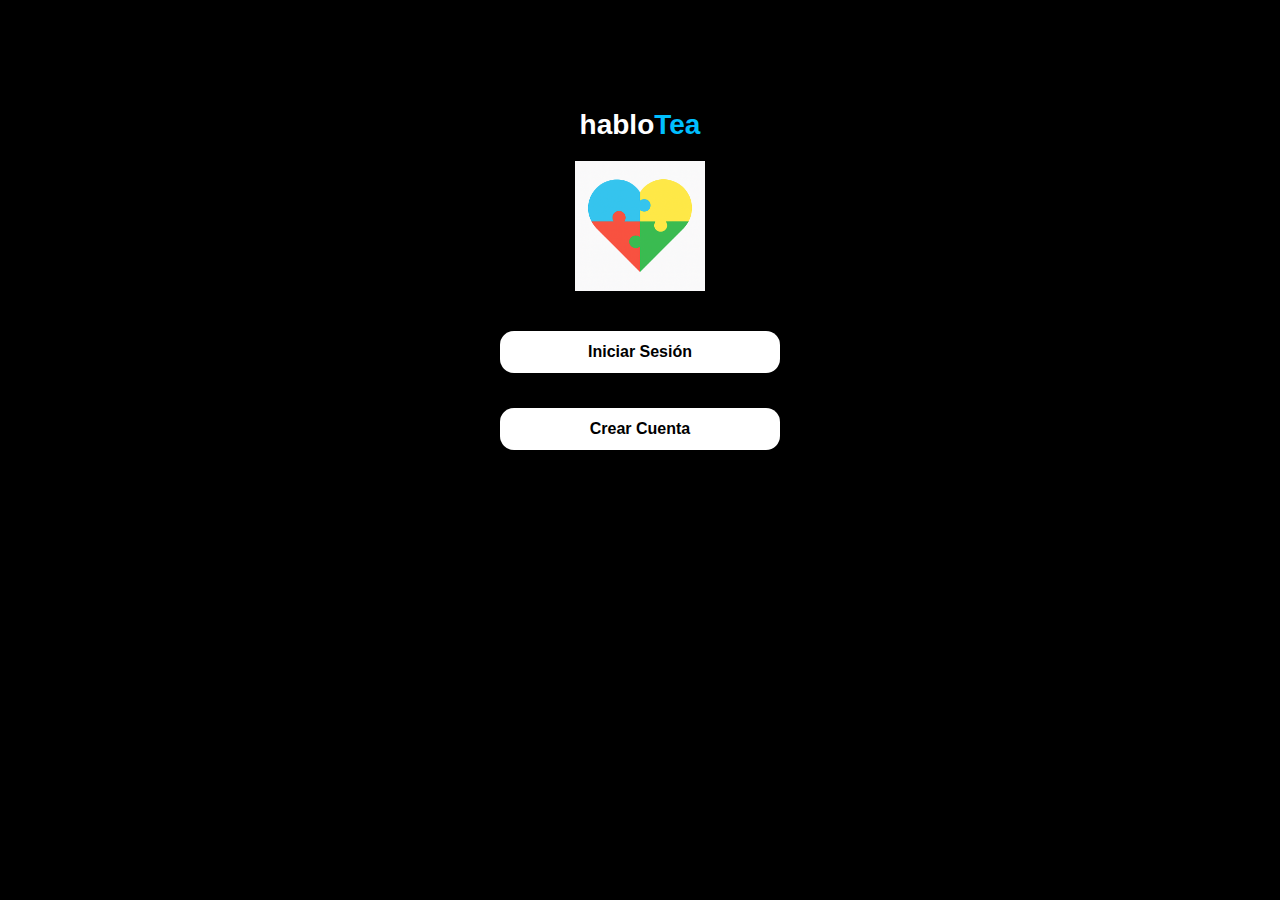
<file: index.html>
<!DOCTYPE html>
<html lang="es">
<head>
  <meta charset="UTF-8">
  <meta name="viewport" content="width=device-width, initial-scale=1.0">
  <title>TalenTea</title>
  <link rel="stylesheet" href="css/style.css">
</head>
<body class="inicio">
  <main class="container">
    <h1 class="logo-title">hablo<span class="blue-dot">Tea</span></h1>
<img src="img/corazon.png" alt="Corazón" class="heart-logo">
    <div class="botones">
      <a href="pages/login.html" class="btn">Iniciar Sesión</a>
      <a href="pages/register.html" class="btn">Crear Cuenta</a>
    </div>
  </main>
</body>
</html>
</file>
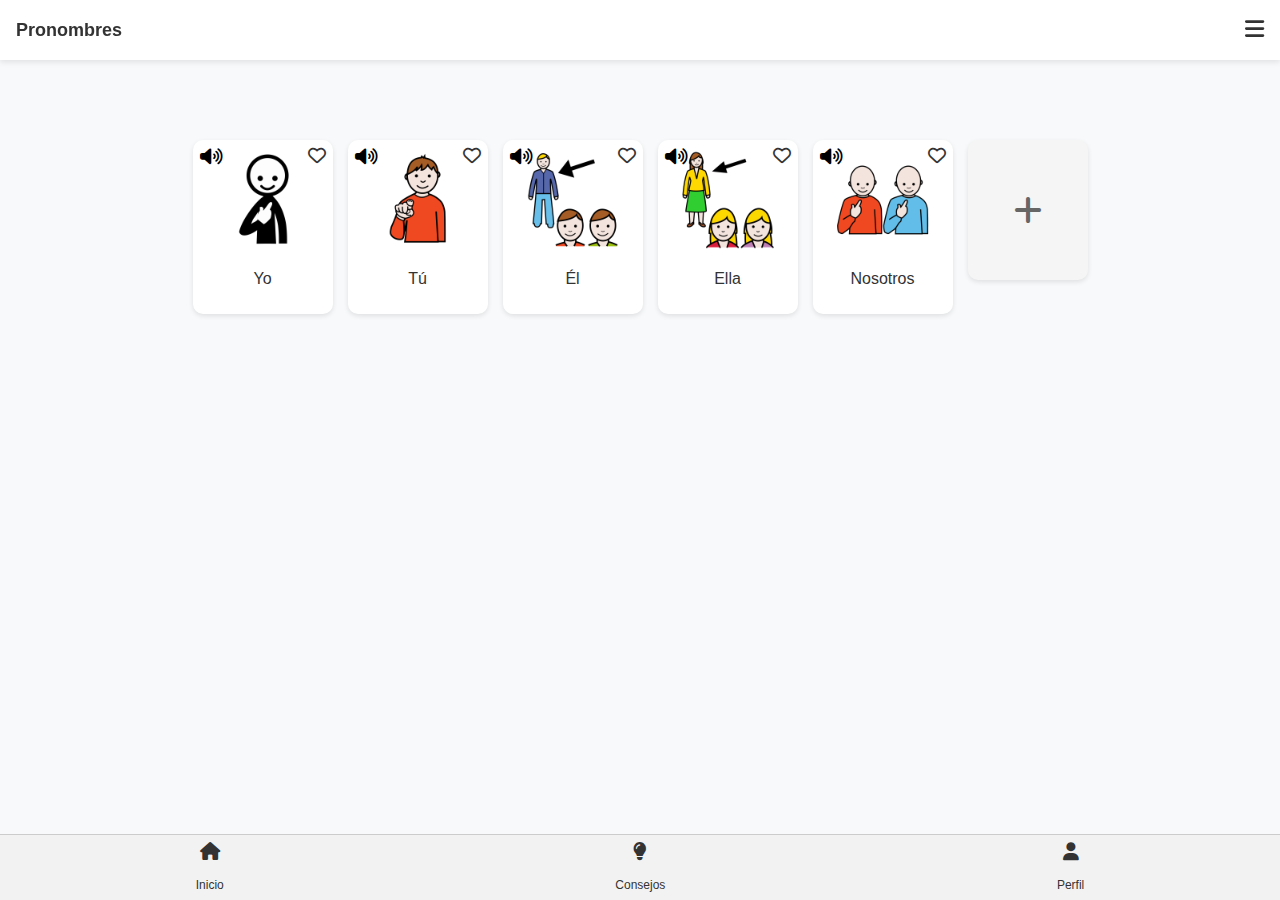
<file: pages/acciones.html>
<!DOCTYPE html>
<html lang="es">
<head>
  <meta charset="UTF-8" />
  <title>Pronombres - TalenTea</title>
  <meta name="viewport" content="width=device-width, initial-scale=1" />
  <link rel="stylesheet" href="../css/style.css" />
  <link
    rel="stylesheet"
    href="https://cdnjs.cloudflare.com/ajax/libs/font-awesome/6.4.0/css/all.min.css"
  />
  <style>
    /* Corazón rojo al marcar favorito */
    .favorito.fas { color: red; }

    /* Tarjeta “+” para añadir */
    .pictograma.add {
      cursor: pointer;
      display: flex;
      align-items: center;
      justify-content: center;
      background: #f5f5f5;
      border-radius: 10px;
      box-shadow: 0 2px 5px rgba(0,0,0,0.1);
      width: 120px;
      height: 140px;
      font-size: 2rem;
      color: #666;
      transition: background .2s;
    }
    .pictograma.add:hover { background: #e0e0e0; }
  </style>
</head>
<body>
  <!-- Topbar -->
  <div class="topbar">
    <h3>Pronombres</h3>
    <div class="menu-icon"><i class="fas fa-bars"></i></div>
  </div>

  <!-- Sidebar -->
  <div class="sidebar" id="sidebar">
    <ul class="sidebar-list">
      <li><a href="configuracion.html"><i class="fas fa-cog"></i> Configuración</a></li>
      <li><a href="favoritos.html"><i class="fas fa-star"></i> Favoritos</a></li>
      <li><a href="notificaciones.html"><i class="fas fa-bell"></i> Notificaciones</a></li>
      <li><a href="#"><i class="fas fa-lightbulb"></i> Guía rápida de uso</a></li>
    </ul>
    <div class="cerrar-sesion">
      <a href="#" id="cerrarSesionBtn"><i class="fas fa-sign-out-alt"></i> Cerrar sesión</a>
    </div>
  </div>

  <!-- Contenido -->
  <main class="container">
    <div id="pictogramas" class="pictogramas"></div>
  </main>

  <!-- Footer -->
  <footer class="footer-nav">
    <a href="menu.html"><i class="fas fa-home"></i><br />Inicio</a>
    <a href="consejos.html"><i class="fas fa-lightbulb"></i><br />Consejos</a>
    <a href="perfil.html"><i class="fas fa-user"></i><br />Perfil</a>
  </footer>

  <script>
    const sidebar   = document.getElementById('sidebar');
    const menuIcon  = document.querySelector('.menu-icon');
    const cerrarBtn = document.getElementById('cerrarSesionBtn');
    const container = document.getElementById('pictogramas');

    // Abrir/cerrar sidebar
    menuIcon.addEventListener('click', e => {
      e.stopPropagation();
      sidebar.classList.toggle('active');
    });
    document.addEventListener('click', e => {
      if (!sidebar.contains(e.target) && !menuIcon.contains(e.target)) {
        sidebar.classList.remove('active');
      }
    });

    // Cerrar sesión
    cerrarBtn.addEventListener('click', e => {
      e.preventDefault();
      if (confirm("¿Deseas cerrar sesión?")) {
        localStorage.removeItem("usuarioActivo");
        window.location.href = "login.html";
      }
    });

    // Carga inicial de pronombres
    document.addEventListener("DOMContentLoaded", () => {
      fetch("../js/data.json")
        .then(r => r.json())
        .then(data => {
          const originales = data.pictogramas.pronombres;
          const extras      = JSON.parse(localStorage.getItem('extrasPronombres')) || [];
          const all         = originales.concat(extras);
          all.forEach(renderPictograma);
          renderAddTile();
        });
    });

    // Render de cada pictograma
    function renderPictograma(item) {
      const div   = document.createElement("div");
      div.classList.add("pictograma");
      const usuario = JSON.parse(localStorage.getItem("usuarioActivo")) || {};
      const favs    = usuario.favoritos || [];
      const isFav   = favs.includes(item.id);
      const src     = item.imagenData || `../img/pictogramas/${item.imagen}`;
      div.innerHTML = `
        <div class="pic-box">
          <div class="pic-header">
            <button class="volumen" onclick="reproducirVoz('${item.nombre}')">
              <i class="fas fa-volume-up"></i>
            </button>
            <i class="favorito ${isFav ? 'fas' : 'far'} fa-heart"
               onclick="toggleFavorito(${item.id}, this)"></i>
          </div>
          <img src="${src}" alt="${item.nombre}" />
          <p>${item.nombre}</p>
        </div>
      `;
      container.appendChild(div);
    }

    // Tile “+” para añadir un nuevo pronombre
    function renderAddTile() {
      const div = document.createElement("div");
      div.classList.add("pictograma","add");
      div.innerHTML = `<i class="fas fa-plus"></i>`;
      const fileInput = document.createElement("input");
      fileInput.type = "file";
      fileInput.accept = "image/*";
      fileInput.style.display = "none";

      fileInput.addEventListener("change", e => {
        const file = e.target.files[0];
        if (!file) return;
        const reader = new FileReader();
        reader.onload = () => {
          const dataURL = reader.result;
          const nombre  = prompt("Nombre del nuevo pictograma:");
          if (!nombre) return;
          const nuevo = { id: Date.now(), nombre, imagenData: dataURL };
          const extras = JSON.parse(localStorage.getItem('extrasPronombres')) || [];
          extras.push(nuevo);
          localStorage.setItem('extrasPronombres', JSON.stringify(extras));
          renderPictograma(nuevo);
        };
        reader.readAsDataURL(file);
      });

      document.body.appendChild(fileInput);
      div.addEventListener('click', () => fileInput.click());
      container.appendChild(div);
    }

    // Marcar/desmarcar favorito
    function toggleFavorito(id, iconEl) {
      let usuario = JSON.parse(localStorage.getItem("usuarioActivo"));
      if (!usuario) return alert("Inicia sesión primero.");
      usuario.favoritos = usuario.favoritos || [];
      const idx = usuario.favoritos.indexOf(id);
      if (idx === -1) usuario.favoritos.push(id);
      else            usuario.favoritos.splice(idx,1);
      localStorage.setItem("usuarioActivo", JSON.stringify(usuario));
      iconEl.classList.toggle('fas');
      iconEl.classList.toggle('far');
    }

    // Reproducción de voz
    function reproducirVoz(texto) {
      const u = new SpeechSynthesisUtterance(texto);
      u.lang = "es-ES";
      u.rate = 0.9;
      speechSynthesis.speak(u);
    }
  </script>
</body>
</html>
</file>
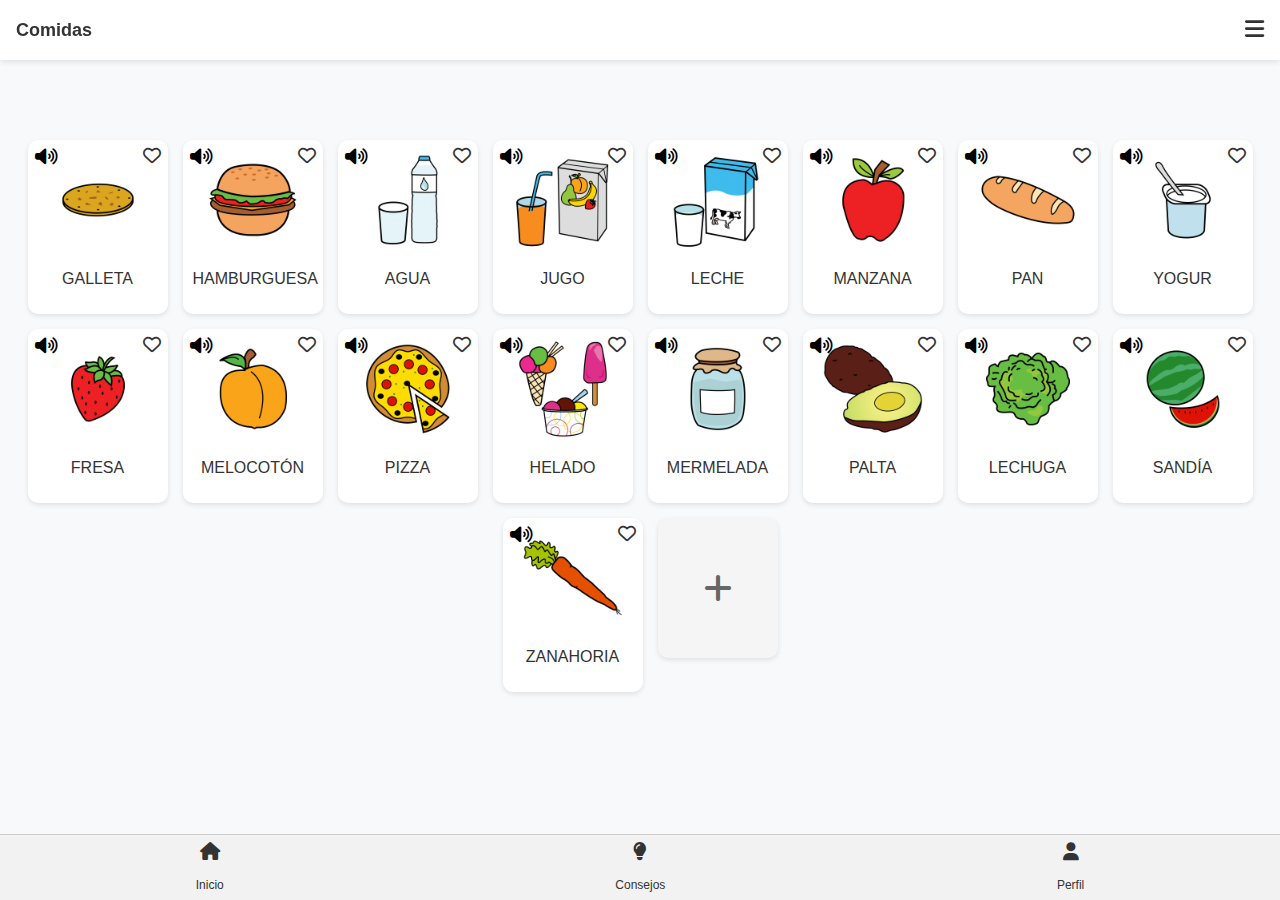
<file: pages/comidas.html>
<!DOCTYPE html>
<html lang="es">
<head>
  <meta charset="UTF-8" />
  <title>Comidas - TalenTea</title>
  <meta name="viewport" content="width=device-width, initial-scale=1" />
  <link rel="stylesheet" href="../css/style.css" />
  <link
    rel="stylesheet"
    href="https://cdnjs.cloudflare.com/ajax/libs/font-awesome/6.4.0/css/all.min.css"
  />
  <style>
    /* Corazón relleno en favoritos */
    .favorito.fas { color: red; }

    /* Tile “+” para añadir nuevos pictogramas */
    .pictograma.add {
      cursor: pointer;
      display: flex;
      align-items: center;
      justify-content: center;
      background: #f5f5f5;
      border-radius: 10px;
      box-shadow: 0 2px 5px rgba(0,0,0,0.1);
      width: 120px;
      height: 140px;
      font-size: 2rem;
      color: #666;
      transition: background .2s;
    }
    .pictograma.add:hover { background: #e0e0e0; }
  </style>
</head>
<body>
  <!-- Topbar -->
  <div class="topbar">
    <h3>Comidas</h3>
    <div class="menu-icon"><i class="fas fa-bars"></i></div>
  </div>

  <!-- Sidebar -->
  <div class="sidebar" id="sidebar">
    <ul class="sidebar-list">
      <li><a href="configuracion.html"><i class="fas fa-cog"></i> Configuración</a></li>
      <li><a href="favoritos.html"><i class="fas fa-star"></i> Favoritos</a></li>
      <li><a href="notificaciones.html"><i class="fas fa-bell"></i> Notificaciones</a></li>
      <li><a href="#"><i class="fas fa-lightbulb"></i> Guía rápida de uso</a></li>
    </ul>
    <div class="cerrar-sesion">
      <a href="#" id="cerrarSesionBtn"><i class="fas fa-sign-out-alt"></i> Cerrar sesión</a>
    </div>
  </div>

  <!-- Contenido -->
  <main class="container">
    <div id="pictogramas" class="pictogramas"></div>
  </main>

  <!-- Footer -->
  <footer class="footer-nav">
    <a href="menu.html"><i class="fas fa-home"></i><br />Inicio</a>
    <a href="consejos.html"><i class="fas fa-lightbulb"></i><br />Consejos</a>
    <a href="perfil.html"><i class="fas fa-user"></i><br />Perfil</a>
  </footer>

  <script>
    const sidebar   = document.getElementById('sidebar');
    const menuIcon  = document.querySelector('.menu-icon');
    const cerrarBtn = document.getElementById('cerrarSesionBtn');
    const container = document.getElementById('pictogramas');

    // Toggle sidebar
    menuIcon.addEventListener('click', e => {
      e.stopPropagation();
      sidebar.classList.toggle('active');
    });
    document.addEventListener('click', e => {
      if (!sidebar.contains(e.target) && !menuIcon.contains(e.target)) {
        sidebar.classList.remove('active');
      }
    });

    // Cerrar sesión
    cerrarBtn.addEventListener('click', e => {
      e.preventDefault();
      if (confirm("¿Deseas cerrar sesión?")) {
        localStorage.removeItem("usuarioActivo");
        window.location.href = "login.html";
      }
    });

    // Carga inicial de pictogramas de Comidas + extras
    document.addEventListener("DOMContentLoaded", () => {
      fetch("../js/data.json")
        .then(r => r.json())
        .then(data => {
          const originales = data.pictogramas.comidas;
          const extras      = JSON.parse(localStorage.getItem('extrasComidas')) || [];
          const todas       = originales.concat(extras);
          todas.forEach(renderPictograma);
          renderAddTile();
        });
    });

    // Muestra un pictograma
    function renderPictograma(item) {
      const div = document.createElement("div");
      div.classList.add("pictograma");
      const usuario = JSON.parse(localStorage.getItem("usuarioActivo")) || {};
      const favs    = usuario.favoritos || [];
      const isFav   = favs.includes(item.id);
      const src     = item.imagenData || `../img/pictogramas/${item.imagen}`;
      div.innerHTML = `
        <div class="pic-box">
          <div class="pic-header">
            <button class="volumen" onclick="reproducirVoz('${item.nombre}')">
              <i class="fas fa-volume-up"></i>
            </button>
            <i class="favorito ${isFav ? 'fas' : 'far'} fa-heart"
               onclick="toggleFavorito(${item.id}, this)"></i>
          </div>
          <img src="${src}" alt="${item.nombre}" />
          <p>${item.nombre}</p>
        </div>
      `;
      container.appendChild(div);
    }

    // Tile “+” para subir nuevo pictograma
    function renderAddTile() {
      const div = document.createElement("div");
      div.classList.add("pictograma","add");
      div.innerHTML = `<i class="fas fa-plus"></i>`;
      const fileInput = document.createElement("input");
      fileInput.type = "file";
      fileInput.accept = "image/*";
      fileInput.style.display = "none";
      fileInput.addEventListener("change", e => {
        const file = e.target.files[0];
        if (!file) return;
        const reader = new FileReader();
        reader.onload = () => {
          const dataURL = reader.result;
          const nombre = prompt("Nombre del nuevo pictograma:");
          if (!nombre) return;
          const nuevo = { id: Date.now(), nombre, imagenData: dataURL };
          const extras = JSON.parse(localStorage.getItem('extrasComidas')) || [];
          extras.push(nuevo);
          localStorage.setItem('extrasComidas', JSON.stringify(extras));
          renderPictograma(nuevo);
        };
        reader.readAsDataURL(file);
      });
      document.body.appendChild(fileInput);
      div.addEventListener('click', () => fileInput.click());
      container.appendChild(div);
    }

    // Marcar / desmarcar favorito y persistir en ambos objetos
    function toggleFavorito(id, iconEl) {
      // 1) Actualiza usuarioActivo
      let usuario = JSON.parse(localStorage.getItem("usuarioActivo"));
      if (!usuario) return alert("Inicia sesión primero.");
      usuario.favoritos = usuario.favoritos || [];
      const idx = usuario.favoritos.indexOf(id);
      if (idx === -1) usuario.favoritos.push(id);
      else            usuario.favoritos.splice(idx,1);
      localStorage.setItem("usuarioActivo", JSON.stringify(usuario));

      // 2) Actualiza el array global 'usuarios'
      const usuarios = JSON.parse(localStorage.getItem("usuarios")) || [];
      const uIdx = usuarios.findIndex(u => u.email === usuario.email);
      if (uIdx > -1) {
        usuarios[uIdx].favoritos = usuario.favoritos;
        localStorage.setItem("usuarios", JSON.stringify(usuarios));
      }

      // 3) Cambia el icono
      iconEl.classList.toggle('fas');
      iconEl.classList.toggle('far');
    }

    // Texto a voz
    function reproducirVoz(texto) {
      const u = new SpeechSynthesisUtterance(texto);
      u.lang = "es-ES";
      u.rate = 0.9;
      speechSynthesis.speak(u);
    }
  </script>
</body>
</html>
</file>
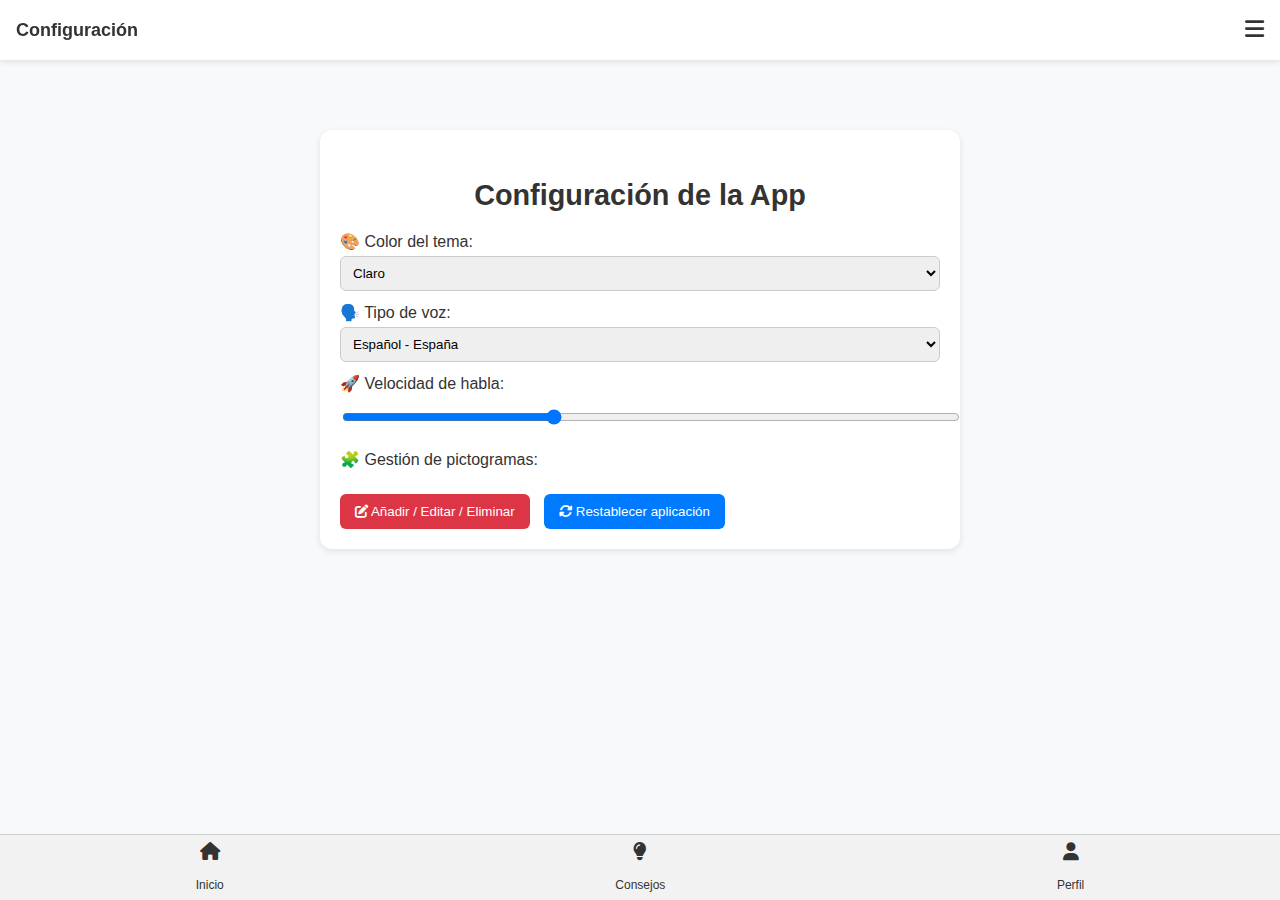
<file: pages/configuracion.html>
<!DOCTYPE html>
<html lang="es">
<head>
  <meta charset="UTF-8" />
  <title>Configuración - TalenTea</title>
  <meta name="viewport" content="width=device-width, initial-scale=1" />
  <link rel="stylesheet" href="../css/style.css" />
  <link
    rel="stylesheet"
    href="https://cdnjs.cloudflare.com/ajax/libs/font-awesome/6.4.0/css/all.min.css"
  />
  <style>
    .configuracion {
      max-width: 600px;
      margin: 20px auto;
      background: #fff;
      border-radius: 12px;
      box-shadow: 0 2px 6px rgba(0,0,0,0.1);
      padding: 20px;
      text-align: left;
    }
    .configuracion h3 {
      text-align: center;
      margin-bottom: 20px;
    }
    .configuracion label {
      display: block;
      margin: 12px 0 5px;
    }
    .configuracion select,
    .configuracion input[type=range] {
      width: 100%;
      padding: 8px;
      border-radius: 6px;
      border: 1px solid #ccc;
    }
    .configuracion button {
      margin-top: 20px;
      background-color: #dc3545;
      color: white;
      border: none;
      padding: 10px 15px;
      border-radius: 6px;
      cursor: pointer;
    }
    .configuracion button + button {
      margin-left: 10px;
      background-color: #007bff;
    }
  </style>
</head>
<body>
  <!-- Topbar -->
  <div class="topbar">
    <h3>Configuración</h3>
    <div class="menu-icon"><i class="fas fa-bars"></i></div>
  </div>

  <!-- Sidebar -->
  <div class="sidebar" id="sidebar">
    <ul class="sidebar-list">
      <li><a href="menu.html"><i class="fas fa-home"></i> Inicio</a></li>
      <li><a href="favoritos.html"><i class="fas fa-star"></i> Favoritos</a></li>
      <li><a href="notificaciones.html"><i class="fas fa-bell"></i> Notificaciones</a></li>
      <li><a href="#"><i class="fas fa-lightbulb"></i> Guía rápida de uso</a></li>
    </ul>
    <div class="cerrar-sesion">
      <a href="#" id="cerrarSesionBtn"><i class="fas fa-sign-out-alt"></i> Cerrar sesión</a>
    </div>
  </div>

  <!-- Contenido -->
  <main class="container">
    <div class="configuracion">
      <h3>Configuración de la App</h3>

      <label for="tema">🎨 Color del tema:</label>
      <select id="tema">
        <option value="claro">Claro</option>
        <option value="oscuro">Oscuro</option>
      </select>

      <label for="voz">🗣️ Tipo de voz:</label>
      <select id="voz">
        <option value="es-ES">Español - España</option>
        <option value="es-MX">Español - México</option>
      </select>

      <label for="velocidad">🚀 Velocidad de habla:</label>
      <input type="range" id="velocidad" min="0.5" max="2" step="0.1" value="1" />

      <label>🧩 Gestión de pictogramas:</label>
      <button onclick="alert('Esta función se implementará pronto')">
        <i class="fas fa-edit"></i> Añadir / Editar / Eliminar
      </button>

      <button onclick="restablecerApp()">
        <i class="fas fa-sync-alt"></i> Restablecer aplicación
      </button>
    </div>
  </main>

  <!-- Footer -->
  <footer class="footer-nav">
    <a href="menu.html"><i class="fas fa-home"></i><br />Inicio</a>
    <a href="consejos.html"><i class="fas fa-lightbulb"></i><br />Consejos</a>
    <a href="perfil.html"><i class="fas fa-user"></i><br />Perfil</a>
  </footer>

  <script>
    const sidebar   = document.getElementById('sidebar');
    const menuIcon  = document.querySelector('.menu-icon');
    const cerrarBtn = document.getElementById('cerrarSesionBtn');

    // Abrir/cerrar sidebar
    menuIcon.addEventListener('click', e => {
      e.stopPropagation();
      sidebar.classList.toggle('active');
    });
    document.addEventListener('click', e => {
      if (!sidebar.contains(e.target) && !menuIcon.contains(e.target)) {
        sidebar.classList.remove('active');
      }
    });

    // Cerrar sesión
    cerrarBtn.addEventListener('click', e => {
      e.preventDefault();
      if (confirm("¿Deseas cerrar sesión?")) {
        localStorage.removeItem("usuarioActivo");
        window.location.href = "login.html";
      }
    });

    // Restablecer favoritos en sesión y en array 'usuarios', y eliminar extras
    function restablecerApp() {
      if (!confirm(
        "¿Seguro que quieres restablecer la app?\n" +
        "Se eliminarán tus favoritos y pictogramas añadidos,\n" +
        "pero seguirás con tu sesión iniciada."
      )) return;

      // 1) Vaciar favoritos en usuarioActivo
      const activeJson = localStorage.getItem("usuarioActivo");
      if (activeJson) {
        const user = JSON.parse(activeJson);
        user.favoritos = [];
        localStorage.setItem("usuarioActivo", JSON.stringify(user));
        // 2) Reflejar en array 'usuarios'
        const allUsers = JSON.parse(localStorage.getItem("usuarios")) || [];
        const idx = allUsers.findIndex(u => u.email === user.email);
        if (idx > -1) {
          allUsers[idx].favoritos = [];
          localStorage.setItem("usuarios", JSON.stringify(allUsers));
        }
      }

      // 3) Borrar extras de pictogramas
      [
        'extrasComidas','extrasEmociones','extrasAcciones',
        'extrasPronombres','extrasLugares','extrasPersonas'
      ].forEach(key => localStorage.removeItem(key));

      alert("La app se ha restablecido correctamente. Favoritos y extras eliminados.");
      location.reload();
    }
  </script>
</body>
</html>
</file>
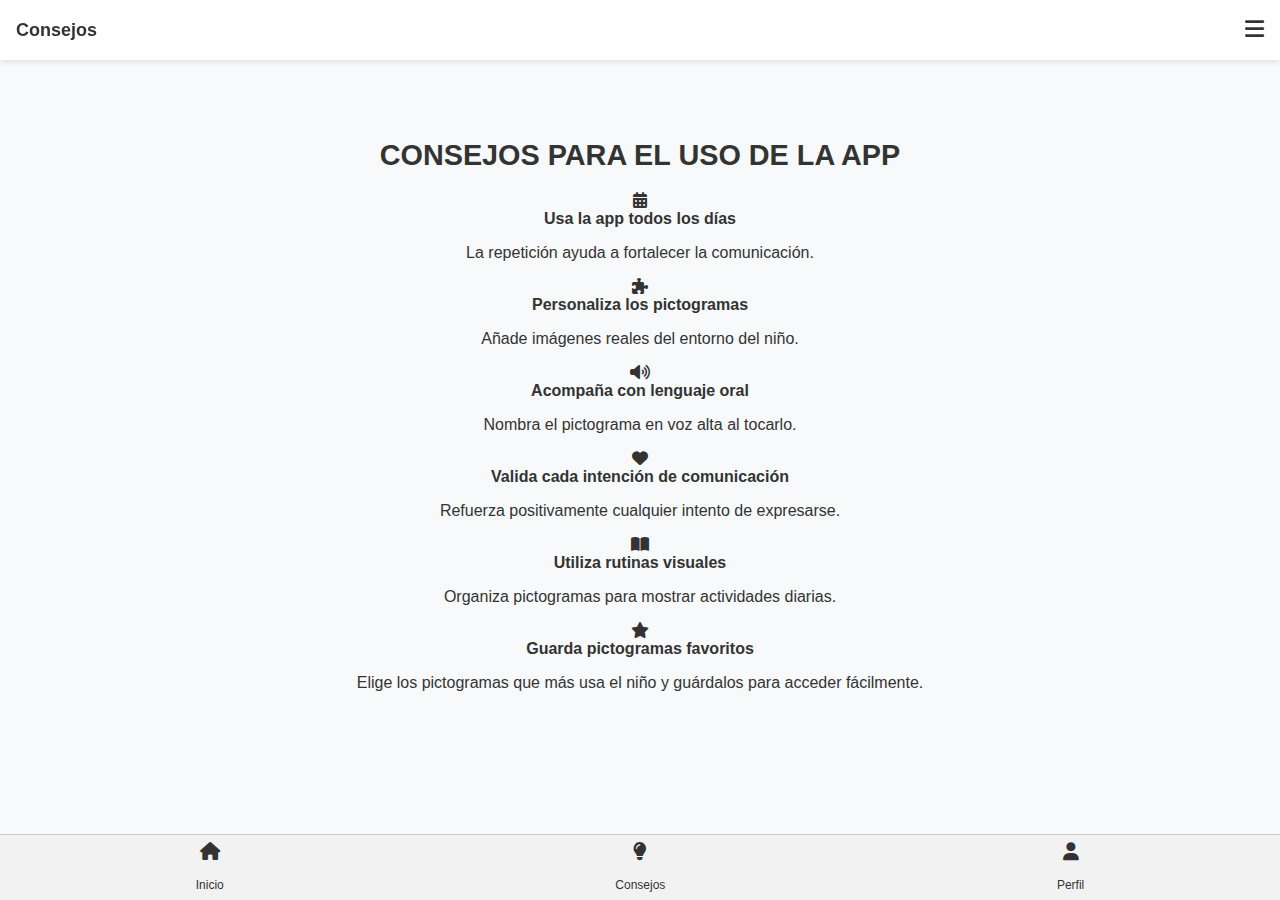
<file: pages/consejos.html>
<!DOCTYPE html>
<html lang="es">
<head>
  <meta charset="UTF-8" />
  <title>Consejos - TalenTea</title>
  <meta name="viewport" content="width=device-width, initial-scale=1" />
  <link rel="stylesheet" href="../css/style.css" />
  <link
    rel="stylesheet"
    href="https://cdnjs.cloudflare.com/ajax/libs/font-awesome/6.4.0/css/all.min.css"
  />
</head>
<body>
  <!-- Sidebar hamburguesa -->
  <div class="sidebar" id="sidebar">
    <ul class="sidebar-list">
      <li><a href="configuracion.html"><i class="fas fa-cog"></i> Configuración</a></li>
      <li><a href="favoritos.html"><i class="fas fa-star"></i> Favoritos</a></li>
      <li><a href="notificaciones.html"><i class="fas fa-bell"></i> Notificaciones</a></li>
      <li><a href="#"><i class="fas fa-lightbulb"></i> Guía rápida de uso</a></li>
    </ul>
    <div class="cerrar-sesion">
      <a href="#" id="cerrarSesionBtn">
        <i class="fas fa-sign-out-alt"></i> Cerrar sesión
      </a>
    </div>
  </div>

  <!-- Topbar con botón hamburguesa -->
  <div class="topbar">
    <h3>Consejos</h3>
    <div class="menu-icon">
      <i class="fas fa-bars"></i>
    </div>
  </div>

  <!-- Contenido principal -->
  <main class="container">
    <div class="consejos">
      <h3>CONSEJOS PARA EL USO DE LA APP</h3>
      <div class="consejo-item">
        <i class="fas fa-calendar-alt"></i>
        <div class="texto">
          <strong>Usa la app todos los días</strong>
          <p>La repetición ayuda a fortalecer la comunicación.</p>
        </div>
      </div>
      <div class="consejo-item">
        <i class="fas fa-puzzle-piece"></i>
        <div class="texto">
          <strong>Personaliza los pictogramas</strong>
          <p>Añade imágenes reales del entorno del niño.</p>
        </div>
      </div>
      <div class="consejo-item">
        <i class="fas fa-volume-up"></i>
        <div class="texto">
          <strong>Acompaña con lenguaje oral</strong>
          <p>Nombra el pictograma en voz alta al tocarlo.</p>
        </div>
      </div>
      <div class="consejo-item">
        <i class="fas fa-heart"></i>
        <div class="texto">
          <strong>Valida cada intención de comunicación</strong>
          <p>Refuerza positivamente cualquier intento de expresarse.</p>
        </div>
      </div>
      <div class="consejo-item">
        <i class="fas fa-book-open"></i>
        <div class="texto">
          <strong>Utiliza rutinas visuales</strong>
          <p>Organiza pictogramas para mostrar actividades diarias.</p>
        </div>
      </div>
      <div class="consejo-item">
        <i class="fas fa-star"></i>
        <div class="texto">
          <strong>Guarda pictogramas favoritos</strong>
          <p>Elige los pictogramas que más usa el niño y guárdalos para acceder fácilmente.</p>
        </div>
      </div>
    </div>
  </main>

  <!-- Barra inferior -->
  <footer class="footer-nav">
    <a href="menu.html"><i class="fas fa-home"></i><br />Inicio</a>
    <a href="consejos.html"><i class="fas fa-lightbulb"></i><br />Consejos</a>
    <a href="perfil.html"><i class="fas fa-user"></i><br />Perfil</a>
  </footer>

  <!-- Script de menú hamburguesa -->
  <script>
    const sidebar  = document.getElementById('sidebar');
    const menuIcon = document.querySelector('.menu-icon');
    const cerrarBtn = document.getElementById('cerrarSesionBtn');

    // Alterna la clase .active en sidebar
    menuIcon.addEventListener('click', e => {
      e.stopPropagation();
      sidebar.classList.toggle('active');
    });

    // Cierra si haces clic fuera del sidebar o del icono
    document.addEventListener('click', event => {
      if (!sidebar.contains(event.target) && !menuIcon.contains(event.target)) {
        sidebar.classList.remove('active');
      }
    });

    // Función de cerrar sesión
    cerrarBtn.addEventListener('click', e => {
      e.preventDefault();
      if (confirm("¿Deseas cerrar sesión?")) {
        localStorage.removeItem("usuarioActivo");
        window.location.href = "login.html";
      }
    });
  </script>
</body>
</html>
</file>
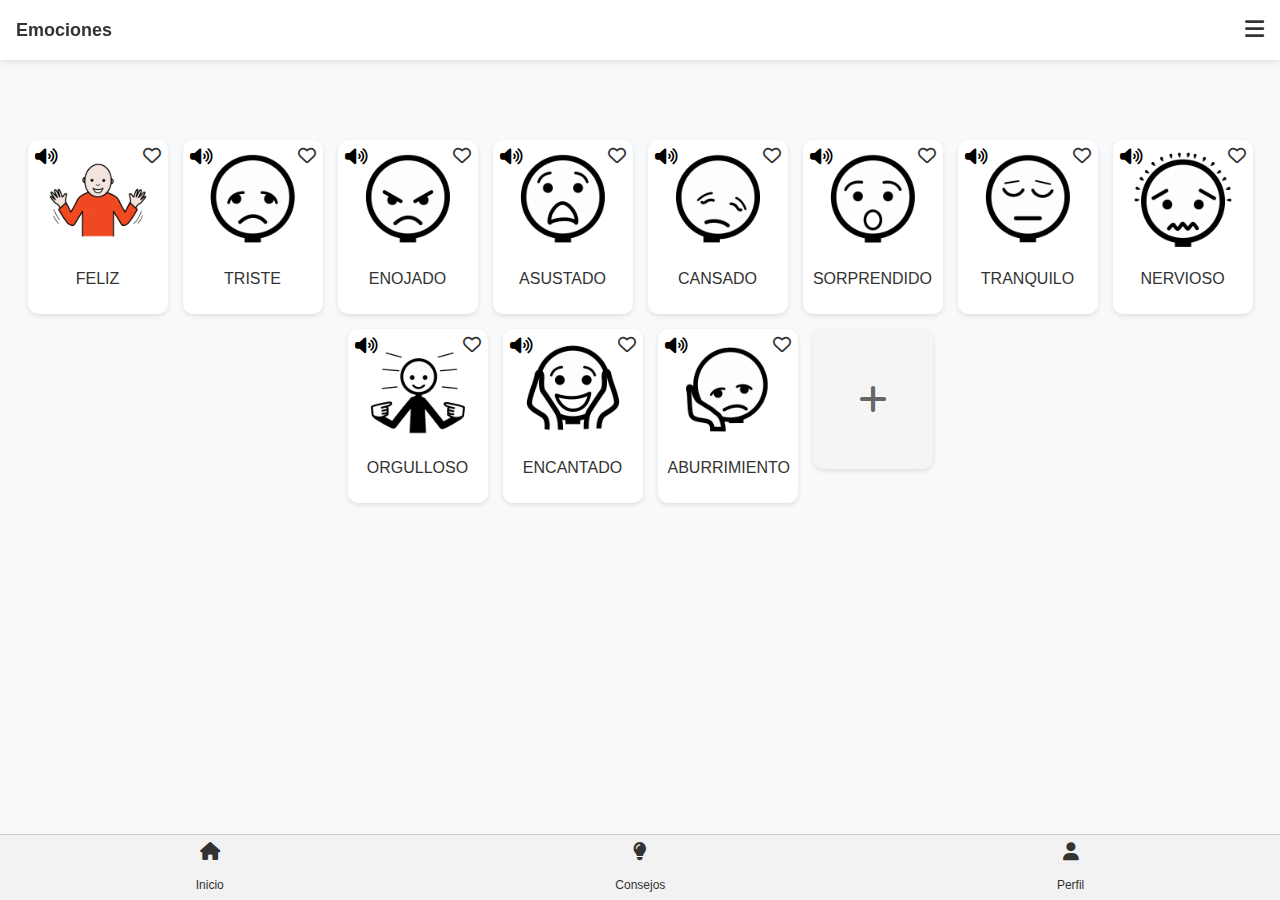
<file: pages/emociones.html>
<!DOCTYPE html>
<html lang="es">
<head>
  <meta charset="UTF-8" />
  <title>Emociones - TalenTea</title>
  <meta name="viewport" content="width=device-width, initial-scale=1" />
  <link rel="stylesheet" href="../css/style.css" />
  <link
    rel="stylesheet"
    href="https://cdnjs.cloudflare.com/ajax/libs/font-awesome/6.4.0/css/all.min.css"
  />
  <style>
    /* Corazón relleno en favoritos */
    .favorito.fas { color: red; }
    /* Tile “+” para añadir nuevos pictogramas */
    .pictograma.add {
      cursor: pointer;
      display: flex;
      align-items: center;
      justify-content: center;
      background: #f5f5f5;
      border-radius: 10px;
      box-shadow: 0 2px 5px rgba(0,0,0,0.1);
      width: 120px;
      height: 140px;
      font-size: 2rem;
      color: #666;
      transition: background .2s;
    }
    .pictograma.add:hover { background: #e0e0e0; }
  </style>
</head>
<body>
  <!-- Topbar -->
  <div class="topbar">
    <h3>Emociones</h3>
    <div class="menu-icon"><i class="fas fa-bars"></i></div>
  </div>

  <!-- Sidebar -->
  <div class="sidebar" id="sidebar">
    <ul class="sidebar-list">
      <li><a href="configuracion.html"><i class="fas fa-cog"></i> Configuración</a></li>
      <li><a href="favoritos.html"><i class="fas fa-star"></i> Favoritos</a></li>
      <li><a href="notificaciones.html"><i class="fas fa-bell"></i> Notificaciones</a></li>
      <li><a href="#"><i class="fas fa-lightbulb"></i> Guía rápida de uso</a></li>
    </ul>
    <div class="cerrar-sesion">
      <a href="#" id="cerrarSesionBtn"><i class="fas fa-sign-out-alt"></i> Cerrar sesión</a>
    </div>
  </div>

  <!-- Contenido -->
  <main class="container">
    <div id="pictogramas" class="pictogramas"></div>
  </main>

  <!-- Footer -->
  <footer class="footer-nav">
    <a href="menu.html"><i class="fas fa-home"></i><br />Inicio</a>
    <a href="consejos.html"><i class="fas fa-lightbulb"></i><br />Consejos</a>
    <a href="perfil.html"><i class="fas fa-user"></i><br />Perfil</a>
  </footer>

  <script>
    const sidebar   = document.getElementById('sidebar');
    const menuIcon  = document.querySelector('.menu-icon');
    const cerrarBtn = document.getElementById('cerrarSesionBtn');
    const container = document.getElementById('pictogramas');

    // 1) Toggle sidebar
    menuIcon.addEventListener('click', e => {
      e.stopPropagation();
      sidebar.classList.toggle('active');
    });
    // 2) Close sidebar on outside click
    document.addEventListener('click', e => {
      if (!sidebar.contains(e.target) && !menuIcon.contains(e.target)) {
        sidebar.classList.remove('active');
      }
    });
    // 3) Logout
    cerrarBtn.addEventListener('click', e => {
      e.preventDefault();
      if (confirm("¿Deseas cerrar sesión?")) {
        localStorage.removeItem("usuarioActivo");
        window.location.href = "login.html";
      }
    });

    // 4) Load and render pictograms
    document.addEventListener("DOMContentLoaded", () => {
      fetch("../js/data.json")
        .then(r => r.json())
        .then(data => {
          const originales = data.pictogramas.emociones;
          const extras      = JSON.parse(localStorage.getItem('extrasEmociones')) || [];
          originales.concat(extras).forEach(renderPictograma);
          renderAddTile();
        });
    });

    // Render one pictogram
    function renderPictograma(item) {
      const div = document.createElement("div");
      div.classList.add("pictograma");

      const usuario = JSON.parse(localStorage.getItem("usuarioActivo")) || {};
      const favs    = usuario.favoritos || [];
      const isFav   = favs.includes(item.id);
      const src     = item.imagenData || `../img/pictogramas/${item.imagen}`;

      div.innerHTML = `
        <div class="pic-box">
          <div class="pic-header">
            <button class="volumen" onclick="reproducirVoz('${item.nombre}')">
              <i class="fas fa-volume-up"></i>
            </button>
            <i class="favorito ${isFav ? 'fas' : 'far'} fa-heart"
               onclick="toggleFavorito(${item.id}, this)"></i>
          </div>
          <img src="${src}" alt="${item.nombre}" />
          <p>${item.nombre}</p>
        </div>
      `;
      container.appendChild(div);
    }

    // Tile "+" to add a new pictogram
    function renderAddTile() {
      const div = document.createElement("div");
      div.classList.add("pictograma","add");
      div.innerHTML = `<i class="fas fa-plus"></i>`;

      const fileInput = document.createElement("input");
      fileInput.type = "file";
      fileInput.accept = "image/*";
      fileInput.style.display = "none";

      fileInput.addEventListener("change", e => {
        const file = e.target.files[0];
        if (!file) return;
        const reader = new FileReader();
        reader.onload = () => {
          const dataURL = reader.result;
          const nombre = prompt("Nombre del nuevo pictograma:");
          if (!nombre) return;
          const nuevo = { id: Date.now(), nombre, imagenData: dataURL };
          const extras = JSON.parse(localStorage.getItem('extrasEmociones')) || [];
          extras.push(nuevo);
          localStorage.setItem('extrasEmociones', JSON.stringify(extras));
          renderPictograma(nuevo);
        };
        reader.readAsDataURL(file);
      });

      document.body.appendChild(fileInput);
      div.addEventListener('click', () => fileInput.click());
      container.appendChild(div);
    }

    // Toggle favorite and persist
    function toggleFavorito(id, iconEl) {
      let usuario = JSON.parse(localStorage.getItem("usuarioActivo"));
      if (!usuario) {
        alert("Inicia sesión primero.");
        return;
      }
      usuario.favoritos = usuario.favoritos || [];
      const idx = usuario.favoritos.indexOf(id);
      if (idx === -1) usuario.favoritos.push(id);
      else            usuario.favoritos.splice(idx,1);
      localStorage.setItem("usuarioActivo", JSON.stringify(usuario));

      // Also update in the master 'usuarios' array
      const usuarios = JSON.parse(localStorage.getItem("usuarios")) || [];
      const uIdx = usuarios.findIndex(u => u.email === usuario.email);
      if (uIdx > -1) {
        usuarios[uIdx].favoritos = usuario.favoritos;
        localStorage.setItem("usuarios", JSON.stringify(usuarios));
      }

      iconEl.classList.toggle('fas');
      iconEl.classList.toggle('far');
    }

    // Speech synthesis
    function reproducirVoz(texto) {
      const u = new SpeechSynthesisUtterance(texto);
      u.lang = "es-ES";
      u.rate = 0.9;
      speechSynthesis.speak(u);
    }
  </script>
</body>
</html>
</file>
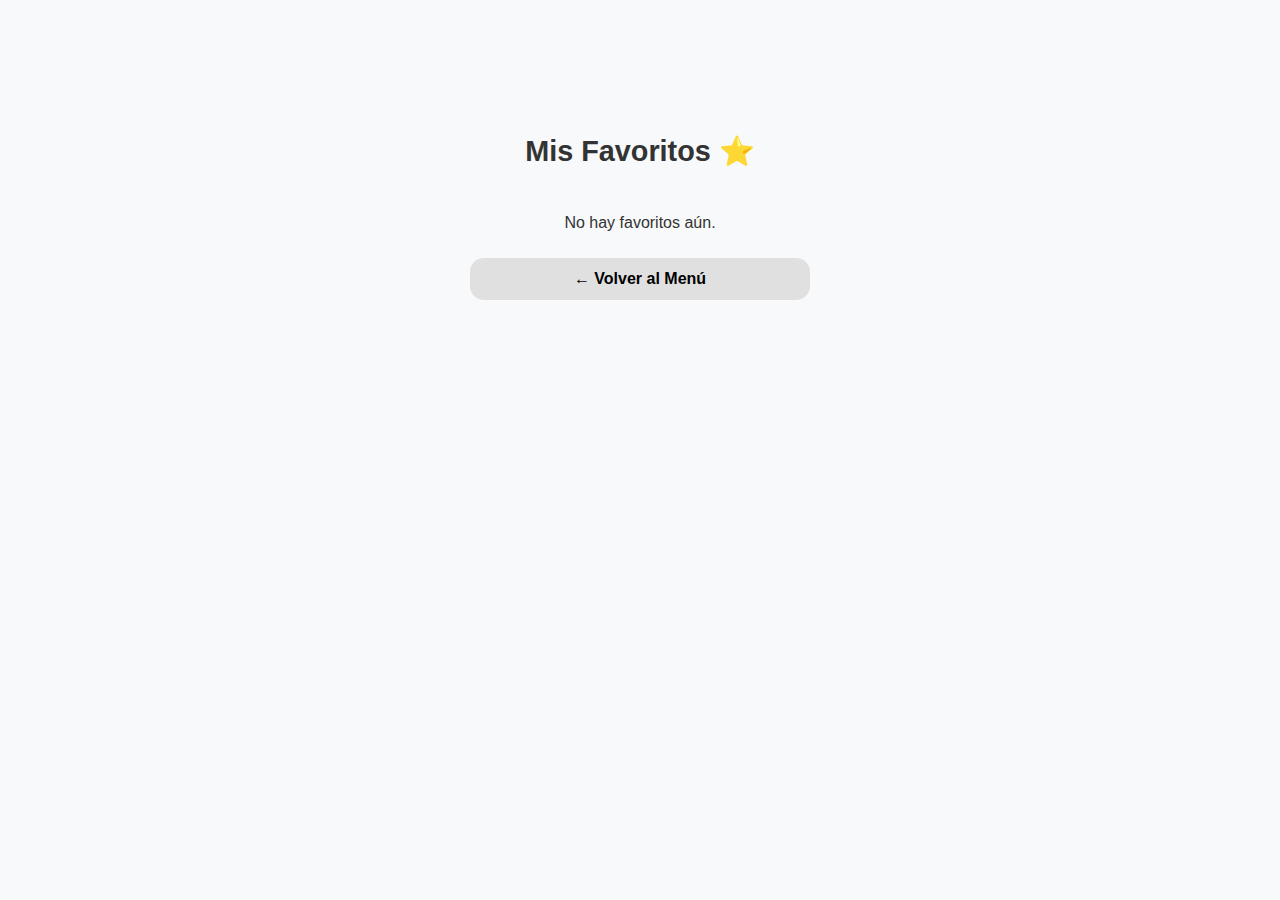
<file: pages/favoritos.html>
<!DOCTYPE html>
<html lang="es">
<head>
  <meta charset="UTF-8">
  <title>Favoritos - TalenTea</title>
  <link rel="stylesheet" href="../css/style.css">
</head>
<body>
  <main class="container">
    <h2>Mis Favoritos ⭐</h2>
    <div id="pictogramas" class="pictogramas"></div>
    <a href="menu.html" class="btn">← Volver al Menú</a>
  </main>

  <script>
    document.addEventListener('DOMContentLoaded', () => {
      const usuario = JSON.parse(localStorage.getItem('usuarioActivo'));
      const container = document.getElementById('pictogramas');

      if (!usuario || !usuario.favoritos || usuario.favoritos.length === 0) {
        container.innerHTML = '<p>No hay favoritos aún.</p>';
        return;
      }

      fetch('../js/data.json')
        .then(response => response.json())
        .then(data => {
          const pictogramas = Object.values(data.pictogramas).flat();
          const favoritos = pictogramas.filter(p => usuario.favoritos.includes(p.id));

          favoritos.forEach(item => {
            const div = document.createElement('div');
            div.classList.add('pictograma');
            div.innerHTML = `
              <div class="pic-box">
                <div class="pic-header">
                  <button class="volumen" onclick="reproducirVoz('${item.nombre}')">🔊</button>
                  <button class="favorito" onclick="alert('Ya es favorito')">🤍</button>
                </div>
                <img src="../img/pictogramas/${item.imagen}" alt="${item.nombre}">
                <p>${item.nombre}</p>
              </div>
            `;
            container.appendChild(div);
          });
        });
    });

    function reproducirVoz(texto) {
      const voz = new SpeechSynthesisUtterance(texto);
      voz.lang = 'es-ES';
      voz.rate = 0.9;
      speechSynthesis.speak(voz);
    }
  </script>
</body>
</html>
</file>
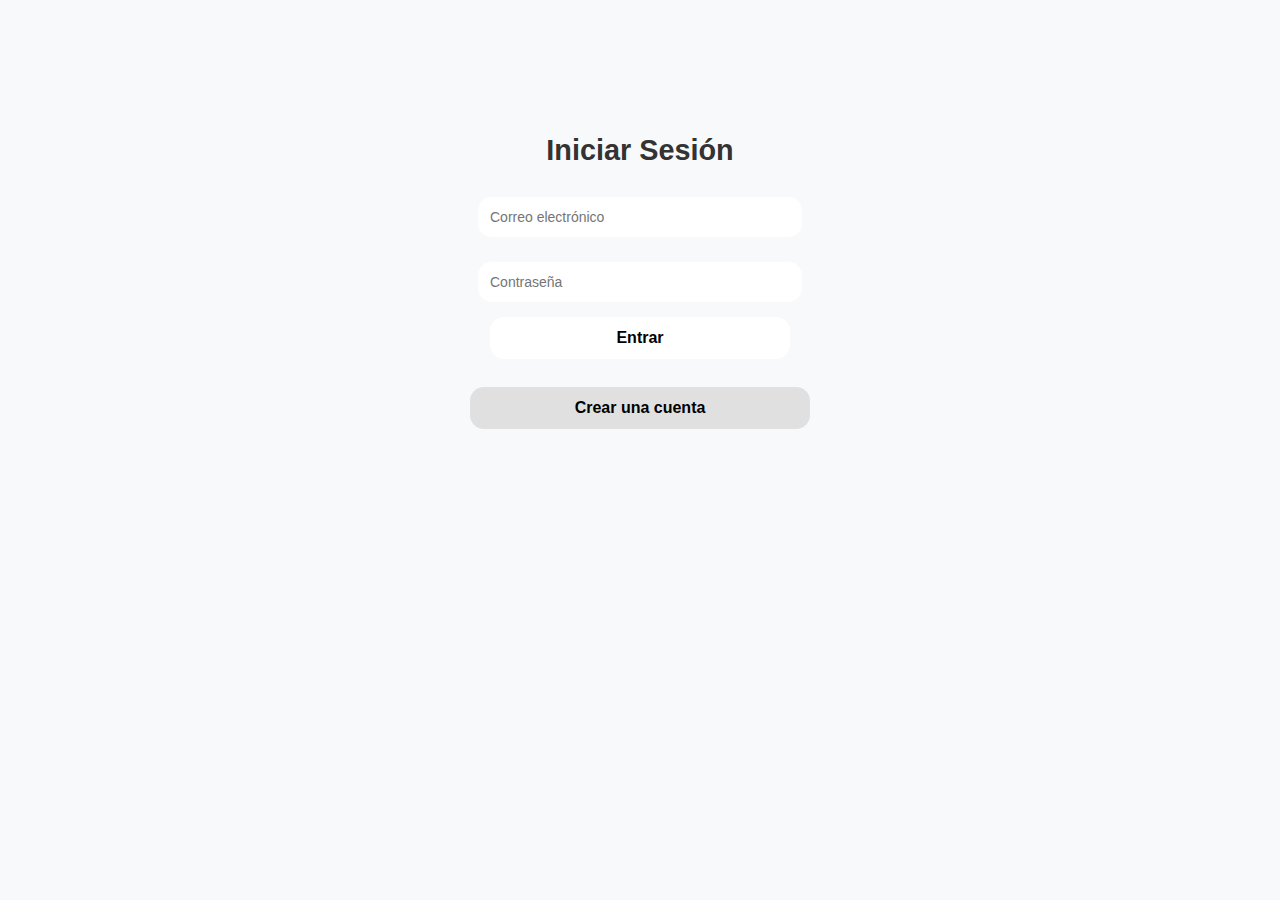
<file: pages/login.html>
<!DOCTYPE html> 
<html lang="es">
<head>
  <meta charset="UTF-8">
  <title>Login - TalenTea</title>
  <link rel="stylesheet" href="../css/style.css">
</head>
<body>
  <main class="container">
    <h2>Iniciar Sesión</h2>
    <form id="loginForm">
      <input type="email" id="loginEmail" placeholder="Correo electrónico" required>
      <input type="password" id="loginPassword" placeholder="Contraseña" required>
      <button type="submit">Entrar</button>
    </form>
    <br>
    <a href="register.html" class="btn">Crear una cuenta</a>
  </main>

  <script>
    const form = document.getElementById('loginForm');
    form.addEventListener('submit', function (e) {
      e.preventDefault();
      const email = document.getElementById('loginEmail').value;
      const password = document.getElementById('loginPassword').value;

      const users = JSON.parse(localStorage.getItem('usuarios')) || [];
      const usuario = users.find(u => u.email === email && u.password === password);

      if (usuario) {
        // ✅ Guarda sesión activa
        localStorage.setItem('usuarioActivo', JSON.stringify(usuario));
        alert('Sesión iniciada correctamente');
        window.location.href = 'menu.html';
      } else {
        alert('Correo o contraseña incorrectos');
      }
    });
  </script>
</body>
</html>
</file>
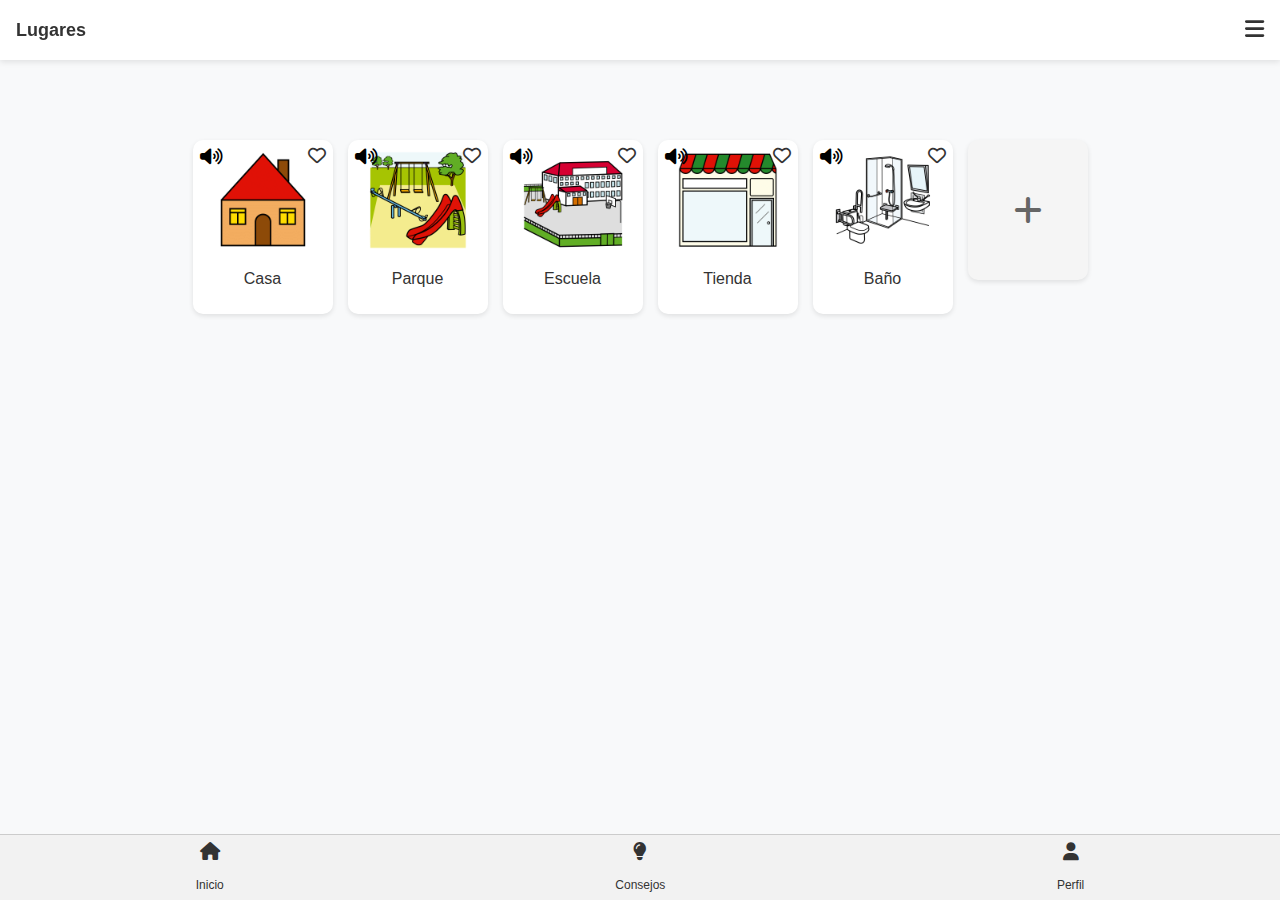
<file: pages/lugares.html>
<!DOCTYPE html>
<html lang="es">
<head>
  <meta charset="UTF-8" />
  <title>Lugares - TalenTea</title>
  <meta name="viewport" content="width=device-width, initial-scale=1" />
  <link rel="stylesheet" href="../css/style.css" />
  <link rel="stylesheet" href="https://cdnjs.cloudflare.com/ajax/libs/font-awesome/6.4.0/css/all.min.css" />
  <style>
    .favorito.fas { color: red; }
    .pictograma.add {
      cursor: pointer;
      display: flex;
      align-items: center;
      justify-content: center;
      background: #f5f5f5;
      border-radius: 10px;
      box-shadow: 0 2px 5px rgba(0,0,0,0.1);
      width: 120px;
      height: 140px;
      font-size: 2rem;
      color: #666;
      transition: background .2s;
    }
    .pictograma.add:hover { background: #e0e0e0; }
  </style>
</head>
<body>
  <!-- Topbar -->
  <div class="topbar">
    <h3>Lugares</h3>
    <div class="menu-icon"><i class="fas fa-bars"></i></div>
  </div>

  <!-- Sidebar -->
  <div class="sidebar" id="sidebar">
    <ul class="sidebar-list">
      <li><a href="configuracion.html"><i class="fas fa-cog"></i> Configuración</a></li>
      <li><a href="favoritos.html"><i class="fas fa-star"></i> Favoritos</a></li>
      <li><a href="notificaciones.html"><i class="fas fa-bell"></i> Notificaciones</a></li>
      <li><a href="#"><i class="fas fa-lightbulb"></i> Guía rápida de uso</a></li>
    </ul>
    <div class="cerrar-sesion">
      <a href="#" id="cerrarSesionBtn"><i class="fas fa-sign-out-alt"></i> Cerrar sesión</a>
    </div>
  </div>

  <!-- Contenido -->
  <main class="container">
    <div id="pictogramas" class="pictogramas"></div>
  </main>

  <!-- Footer -->
  <footer class="footer-nav">
    <a href="menu.html"><i class="fas fa-home"></i><br />Inicio</a>
    <a href="consejos.html"><i class="fas fa-lightbulb"></i><br />Consejos</a>
    <a href="perfil.html"><i class="fas fa-user"></i><br />Perfil</a>
  </footer>

  <script>
    const sidebar   = document.getElementById('sidebar');
    const menuIcon  = document.querySelector('.menu-icon');
    const cerrarBtn = document.getElementById('cerrarSesionBtn');
    const container = document.getElementById('pictogramas');

    // Sidebar toggle
    menuIcon.addEventListener('click', e => {
      e.stopPropagation();
      sidebar.classList.toggle('active');
    });
    document.addEventListener('click', e => {
      if (!sidebar.contains(e.target) && !menuIcon.contains(e.target)) {
        sidebar.classList.remove('active');
      }
    });

    // Cerrar sesión
    cerrarBtn.addEventListener('click', e => {
      e.preventDefault();
      if (confirm("¿Deseas cerrar sesión?")) {
        localStorage.removeItem("usuarioActivo");
        window.location.href = "login.html";
      }
    });

    // Cargar pictogramas
    document.addEventListener("DOMContentLoaded", () => {
      fetch("../js/data.json")
        .then(r => r.json())
        .then(data => {
          const originales = data.pictogramas.lugares;
          const extras = JSON.parse(localStorage.getItem('extrasLugares')) || [];
          const todos = originales.concat(extras);
          todos.forEach(renderPictograma);
          renderAddTile();
        });
    });

    function renderPictograma(item) {
      const div = document.createElement("div");
      div.classList.add("pictograma");
      const usuario = JSON.parse(localStorage.getItem("usuarioActivo")) || {};
      const favs = usuario.favoritos || [];
      const isFav = favs.includes(item.id);
      const src = item.imagenData || `../img/pictogramas/${item.imagen}`;
      div.innerHTML = `
        <div class="pic-box">
          <div class="pic-header">
            <button class="volumen" onclick="reproducirVoz('${item.nombre}')">
              <i class="fas fa-volume-up"></i>
            </button>
            <i class="favorito ${isFav ? 'fas' : 'far'} fa-heart"
               onclick="toggleFavorito(${item.id}, this)"></i>
          </div>
          <img src="${src}" alt="${item.nombre}" />
          <p>${item.nombre}</p>
        </div>
      `;
      container.appendChild(div);
    }

    function renderAddTile() {
      const div = document.createElement("div");
      div.classList.add("pictograma","add");
      div.innerHTML = `<i class="fas fa-plus"></i>`;
      const fileInput = document.createElement("input");
      fileInput.type = "file";
      fileInput.accept = "image/*";
      fileInput.style.display = "none";

      fileInput.addEventListener("change", e => {
        const file = e.target.files[0];
        if (!file) return;
        const reader = new FileReader();
        reader.onload = () => {
          const dataURL = reader.result;
          const nombre  = prompt("Nombre del nuevo pictograma:");
          if (!nombre) return;
          const nuevo = { id: Date.now(), nombre, imagenData: dataURL };
          const extras = JSON.parse(localStorage.getItem('extrasLugares')) || [];
          extras.push(nuevo);
          localStorage.setItem('extrasLugares', JSON.stringify(extras));
          renderPictograma(nuevo);
        };
        reader.readAsDataURL(file);
      });

      document.body.appendChild(fileInput);
      div.addEventListener('click', () => fileInput.click());
      container.appendChild(div);
    }

    function toggleFavorito(id, iconEl) {
      let usuario = JSON.parse(localStorage.getItem("usuarioActivo"));
      if (!usuario) return alert("Inicia sesión primero.");
      usuario.favoritos = usuario.favoritos || [];
      const idx = usuario.favoritos.indexOf(id);
      if (idx === -1) usuario.favoritos.push(id);
      else            usuario.favoritos.splice(idx,1);
      localStorage.setItem("usuarioActivo", JSON.stringify(usuario));

      // También actualizar en el array global
      const usuarios = JSON.parse(localStorage.getItem("usuarios")) || [];
      const uIdx = usuarios.findIndex(u => u.email === usuario.email);
      if (uIdx > -1) {
        usuarios[uIdx].favoritos = usuario.favoritos;
        localStorage.setItem("usuarios", JSON.stringify(usuarios));
      }

      iconEl.classList.toggle('fas');
      iconEl.classList.toggle('far');
    }

    function reproducirVoz(texto) {
      const u = new SpeechSynthesisUtterance(texto);
      u.lang = "es-ES";
      u.rate = 0.9;
      speechSynthesis.speak(u);
    }
  </script>
</body>
</html>
</file>
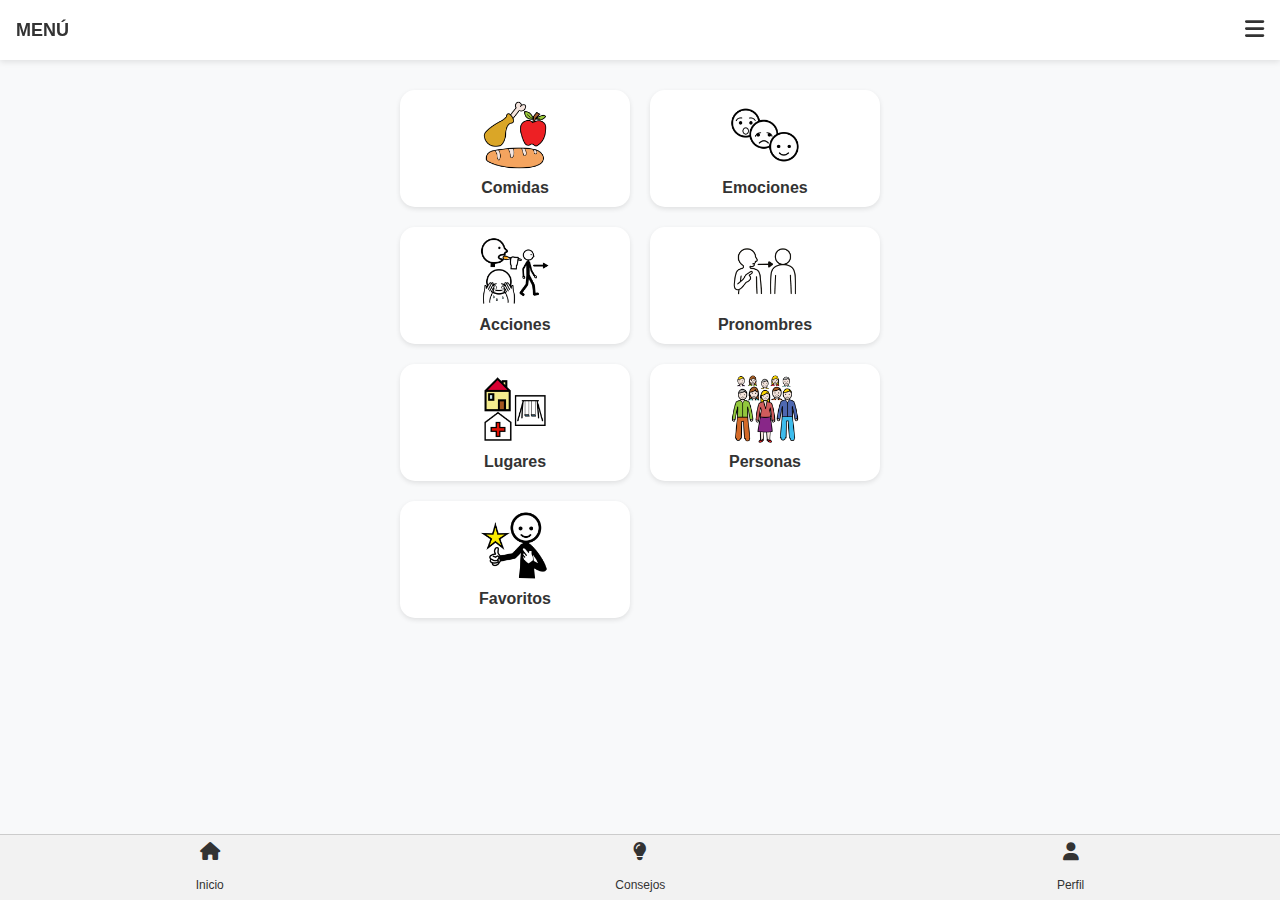
<file: pages/menu.html>
<!DOCTYPE html>
<html lang="es">
<head>
  <meta charset="UTF-8">
  <title>Menú Principal - TalenTea</title>
  <meta name="viewport" content="width=device-width, initial-scale=1.0">
  <link rel="stylesheet" href="../css/style.css">

  
  <link rel="stylesheet" href="https://cdnjs.cloudflare.com/ajax/libs/font-awesome/6.4.0/css/all.min.css">
</head>
<body>
  
  <!-- Menú hamburguesa lateral -->
<div class="sidebar" id="sidebar">
  <ul class="sidebar-list">
    <li><a href="configuracion.html"><i class="fas fa-cog"></i> Configuración</a></li>
    <li><a href="favoritos.html"><i class="fas fa-star"></i> Favoritos</a></li>
    <li><a href="notificaciones.html"><i class="fas fa-bell"></i> Notificaciones</a></li>
    <li><a href="#"><i class="fas fa-lightbulb"></i> Guía rápida de uso</a></li>
  </ul>
  <div class="cerrar-sesion">
    <a href="#" onclick="cerrarSesion()"><i class="fas fa-sign-out-alt"></i> Cerrar sesión</a>
  </div>
</div>

<div class="topbar">
  <h3>MENÚ</h3>
  <div class="menu-icon" onclick="toggleSidebar()">
    <i class="fas fa-bars"></i>
  </div>
</div>

  <main class="categorias">
    <a href="comidas.html" class="categoria"><img src="../img/iconos/comidas.png" alt=""><span>Comidas</span></a>
    <a href="emociones.html" class="categoria"><img src="../img/iconos/emociones.png" alt=""><span>Emociones</span></a>
    <a href="acciones.html" class="categoria"><img src="../img/iconos/acciones.png" alt=""><span>Acciones</span></a>
    <a href="pronombres.html" class="categoria"><img src="../img/iconos/pronombres.png" alt=""><span>Pronombres</span></a>
    <a href="lugares.html" class="categoria"><img src="../img/iconos/lugares.png" alt=""><span>Lugares</span></a>
    <a href="personas.html" class="categoria"><img src="../img/iconos/personas.png" alt=""><span>Personas</span></a>
    <a href="favoritos.html" class="categoria"><img src="../img/iconos/favoritos.png" alt=""><span>Favoritos</span></a>
  </main>

  
  <footer class="footer-nav">
    <a href="menu.html"><i class="fas fa-home"></i><br>Inicio</a>
    <a href="consejos.html"><i class="fas fa-lightbulb"></i><br>Consejos</a>
    <a href="perfil.html"><i class="fas fa-user"></i><br>Perfil</a>
  </footer>

  
  <script>
    function toggleSidebar() {
      document.getElementById('sidebar').classList.toggle('active');
    }

    function cerrarSesion() {
      if (confirm("¿Deseas cerrar sesión?")) {
        localStorage.removeItem('usuarioActivo');
        window.location.href = 'login.html';
      }
    }
  </script>

</body>
</html>
</file>
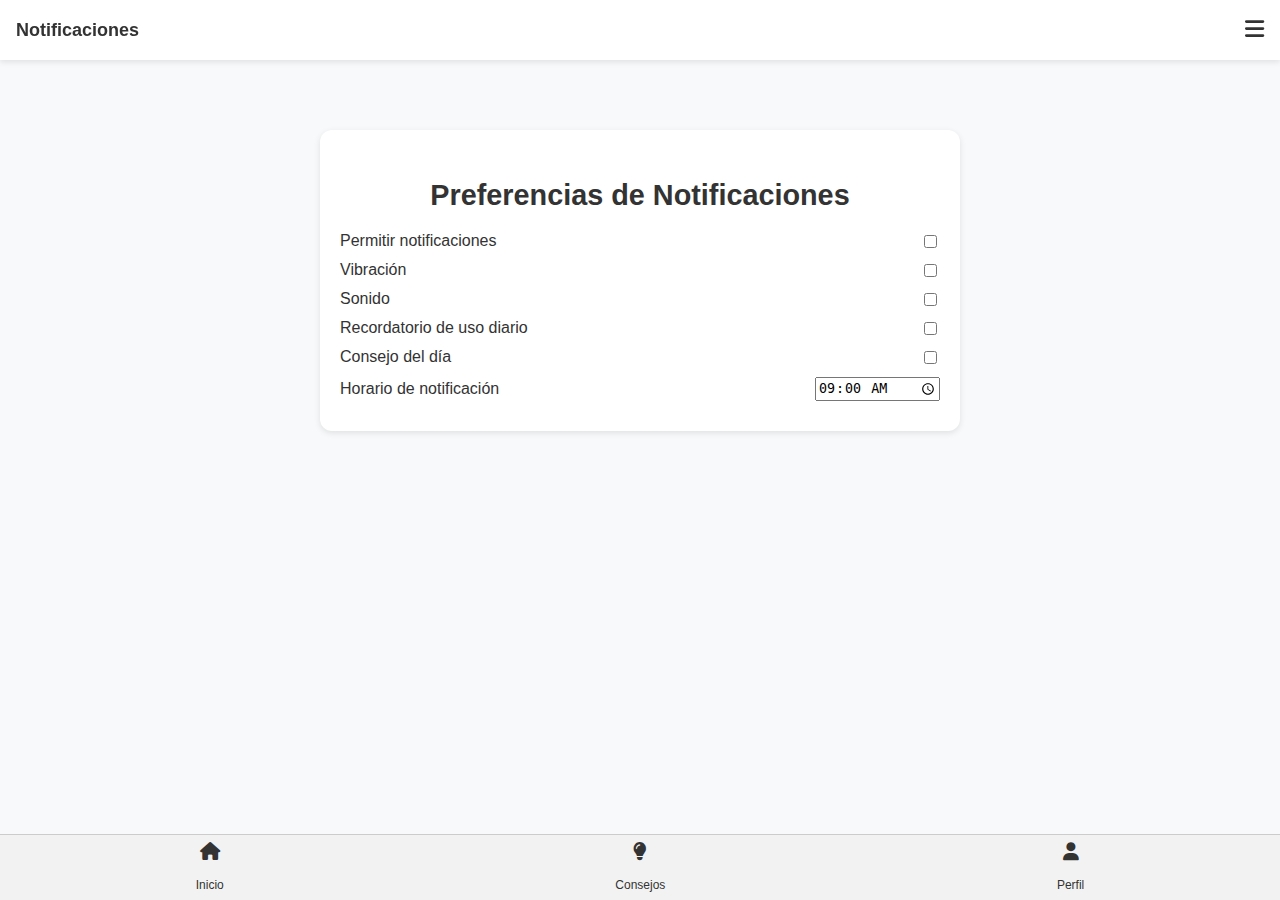
<file: pages/notificaciones.html>
<!DOCTYPE html>
<html lang="es">
<head>
  <meta charset="UTF-8" />
  <title>Notificaciones - TalenTea</title>
  <meta name="viewport" content="width=device-width, initial-scale=1" />
  <link rel="stylesheet" href="../css/style.css" />
  <link
    rel="stylesheet"
    href="https://cdnjs.cloudflare.com/ajax/libs/font-awesome/6.4.0/css/all.min.css"
  />
  <style>
    .notificaciones {
      max-width: 600px;
      margin: 20px auto;
      background: #fff;
      border-radius: 12px;
      box-shadow: 0 2px 6px rgba(0,0,0,0.1);
      padding: 20px;
      text-align: left;
    }
    .notificaciones h3 {
      text-align: center;
      margin-bottom: 20px;
    }
    .notificaciones label {
      display: flex;
      align-items: center;
      justify-content: space-between;
      margin: 10px 0;
    }
    .notificaciones input[type="time"] {
      width: 120px;
    }
  </style>
</head>
<body>
  <!-- Topbar -->
  <div class="topbar">
    <h3>Notificaciones</h3>
    <div class="menu-icon"><i class="fas fa-bars"></i></div>
  </div>

  <!-- Sidebar -->
  <div class="sidebar" id="sidebar">
    <ul class="sidebar-list">
      <li><a href="menu.html"><i class="fas fa-home"></i> Inicio</a></li>
      <li><a href="favoritos.html"><i class="fas fa-star"></i> Favoritos</a></li>
      <li><a href="configuracion.html"><i class="fas fa-cog"></i> Configuración</a></li>
      <li><a href="#"><i class="fas fa-lightbulb"></i> Guía rápida de uso</a></li>
    </ul>
    <div class="cerrar-sesion">
      <a href="#" id="cerrarSesionBtn"><i class="fas fa-sign-out-alt"></i> Cerrar sesión</a>
    </div>
  </div>

  <!-- Contenido -->
  <main class="container">
    <div class="notificaciones">
      <h3>Preferencias de Notificaciones</h3>
      <label>
        Permitir notificaciones
        <input type="checkbox" id="permiteNotif">
      </label>
      <label>
        Vibración
        <input type="checkbox" id="vibracion">
      </label>
      <label>
        Sonido
        <input type="checkbox" id="sonido">
      </label>
      <label>
        Recordatorio de uso diario
        <input type="checkbox" id="recordatorio">
      </label>
      <label>
        Consejo del día
        <input type="checkbox" id="consejoDia">
      </label>
      <label>
        Horario de notificación
        <input type="time" id="horaNotif" value="09:00">
      </label>
    </div>
  </main>

  <!-- Footer -->
  <footer class="footer-nav">
    <a href="menu.html"><i class="fas fa-home"></i><br />Inicio</a>
    <a href="consejos.html"><i class="fas fa-lightbulb"></i><br />Consejos</a>
    <a href="perfil.html"><i class="fas fa-user"></i><br />Perfil</a>
  </footer>

  <script>
    const sidebar   = document.getElementById('sidebar');
    const menuIcon  = document.querySelector('.menu-icon');
    const cerrarBtn = document.getElementById('cerrarSesionBtn');
    const inputs    = ['permiteNotif','vibracion','sonido','recordatorio','consejoDia','horaNotif'];

    // Toggle sidebar
    menuIcon.addEventListener('click', e => {
      e.stopPropagation();
      sidebar.classList.toggle('active');
    });
    document.addEventListener('click', e => {
      if (!sidebar.contains(e.target) && !menuIcon.contains(e.target)) {
        sidebar.classList.remove('active');
      }
    });

    // Cerrar sesión
    cerrarBtn.addEventListener('click', e => {
      e.preventDefault();
      if (confirm("¿Deseas cerrar sesión?")) {
        localStorage.removeItem("usuarioActivo");
        window.location.href = "login.html";
      }
    });

    // Guardar y cargar preferencias
    document.addEventListener('DOMContentLoaded', () => {
      inputs.forEach(id => {
        const el = document.getElementById(id);
        const stored = localStorage.getItem(id);
        if (el.type === 'checkbox') el.checked = stored === 'true';
        if (el.type === 'time' && stored) el.value = stored;
        el.addEventListener('change', () => {
          localStorage.setItem(id, el.type === 'checkbox' ? el.checked : el.value);
        });
      });
    });
  </script>
</body>
</html>
</file>
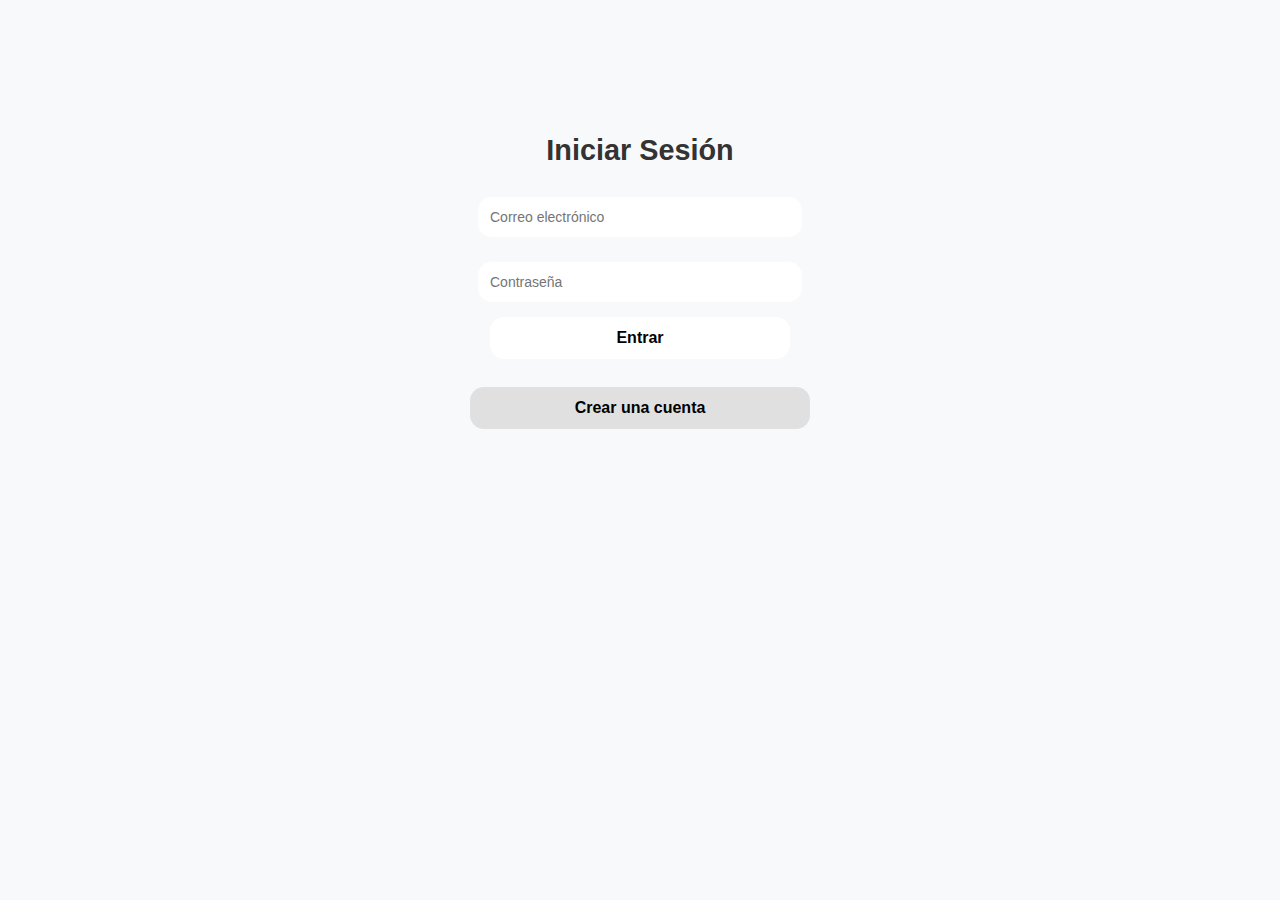
<file: pages/perfil.html>
<!DOCTYPE html>
<html lang="es">
<head>
  <meta charset="UTF-8" />
  <title>Perfil - TalenTea</title>
  <meta name="viewport" content="width=device-width, initial-scale=1" />
  <link rel="stylesheet" href="../css/style.css" />
  <link
    rel="stylesheet"
    href="https://cdnjs.cloudflare.com/ajax/libs/font-awesome/6.4.0/css/all.min.css"
  />
  <style>
    /* Estilos específicos de la pantalla Perfil */
    .perfil-box {
      max-width: 480px;
      margin: 80px auto 140px;
      background: white;
      border-radius: 12px;
      box-shadow: 0 2px 6px rgba(0,0,0,0.1);
      padding: 24px;
      text-align: center;
    }
    /* Avatar como icono */
    .avatar {
      width: 100px;
      height: 100px;
      border-radius: 50%;
      background: #e0f7ff;
      display: flex;
      align-items: center;
      justify-content: center;
      margin: 0 auto 16px;
      font-size: 48px;
      color: #66ccff;
    }
    .perfil-box h3 {
      font-size: 1.4rem;
      margin-bottom: 20px;
      color: #333;
    }
    .perfil-box p {
      font-size: 1rem;
      margin-bottom: 12px;
      line-height: 1.4;
      text-align: left;
    }
    .perfil-box .label {
      font-weight: 600;
      color: #555;
    }
    .perfil-box .btn {
      display: block;
      margin: 24px auto 0;
      padding: 12px 24px;
      background: #66ccff;
      color: white;
      border: none;
      border-radius: 8px;
      font-size: 1rem;
      cursor: pointer;
      transition: background 0.3s ease;
    }
    .perfil-box .btn:hover {
      background: #55b7e6;
    }
  </style>
</head>
<body>
  <!-- Sidebar hamburguesa -->
  <div class="sidebar" id="sidebar">
    <ul class="sidebar-list">
      <li><a href="configuracion.html"><i class="fas fa-cog"></i> Configuración</a></li>
      <li><a href="favoritos.html"><i class="fas fa-star"></i> Favoritos</a></li>
      <li><a href="notificaciones.html"><i class="fas fa-bell"></i> Notificaciones</a></li>
      <li><a href="#"><i class="fas fa-lightbulb"></i> Guía rápida de uso</a></li>
    </ul>
    <div class="cerrar-sesion">
      <a href="#" id="cerrarSesionBtn">
        <i class="fas fa-sign-out-alt"></i> Cerrar sesión
      </a>
    </div>
  </div>

  <!-- Topbar con hamburguesa -->
  <div class="topbar">
    <h3>Perfil</h3>
    <div class="menu-icon">
      <i class="fas fa-bars"></i>
    </div>
  </div>

  <!-- Contenido principal -->
  <main class="container">
    <div class="perfil-box">
      <!-- Avatar como icono -->
      <div class="avatar">
        <i class="fas fa-user"></i>
      </div>
      <h3>Mi Perfil</h3>
      <p><span class="label">Nombre:</span> <span id="nombreUsuario">-</span></p>
      <p><span class="label">Apellidos:</span> <span id="apellidosUsuario">-</span></p>
      <p><span class="label">Correo electrónico:</span> <span id="emailUsuario">-</span></p>
      <button class="btn" id="editarPerfilBtn">Editar perfil</button>
    </div>
  </main>

  <!-- Barra inferior -->
  <footer class="footer-nav">
    <a href="menu.html"><i class="fas fa-home"></i><br />Inicio</a>
    <a href="consejos.html"><i class="fas fa-lightbulb"></i><br />Consejos</a>
    <a href="perfil.html"><i class="fas fa-user"></i><br />Perfil</a>
  </footer>

  <script>
    const sidebar  = document.getElementById('sidebar');
    const menuIcon = document.querySelector('.menu-icon');
    const cerrarBtn = document.getElementById('cerrarSesionBtn');
    const editarBtn = document.getElementById('editarPerfilBtn');

    // Alterna el sidebar
    menuIcon.addEventListener('click', e => {
      e.stopPropagation();
      sidebar.classList.toggle('active');
    });

    // Cierra al clicar fuera
    document.addEventListener('click', event => {
      if (
        !sidebar.contains(event.target) &&
        !menuIcon.contains(event.target)
      ) {
        sidebar.classList.remove('active');
      }
    });

    // Cerrar sesión
    cerrarBtn.addEventListener('click', e => {
      e.preventDefault();
      if (confirm("¿Deseas cerrar sesión?")) {
        localStorage.removeItem("usuarioActivo");
        window.location.href = "login.html";
      }
    });

    // Editar perfil (placeholder)
    editarBtn.addEventListener('click', () => {
      alert('Función de edición aún no implementada');
    });

    // Cargar datos de usuario
    document.addEventListener("DOMContentLoaded", () => {
      const usuario = JSON.parse(localStorage.getItem("usuarioActivo"));
      if (!usuario) {
        alert("Debes iniciar sesión para ver tu perfil.");
        window.location.href = "login.html";
        return;
      }
      document.getElementById("nombreUsuario").textContent = usuario.nombre;
      document.getElementById("apellidosUsuario").textContent =
        usuario.apellido || "-";
      document.getElementById("emailUsuario").textContent = usuario.email;
    });
  </script>
</body>
</html>
</file>
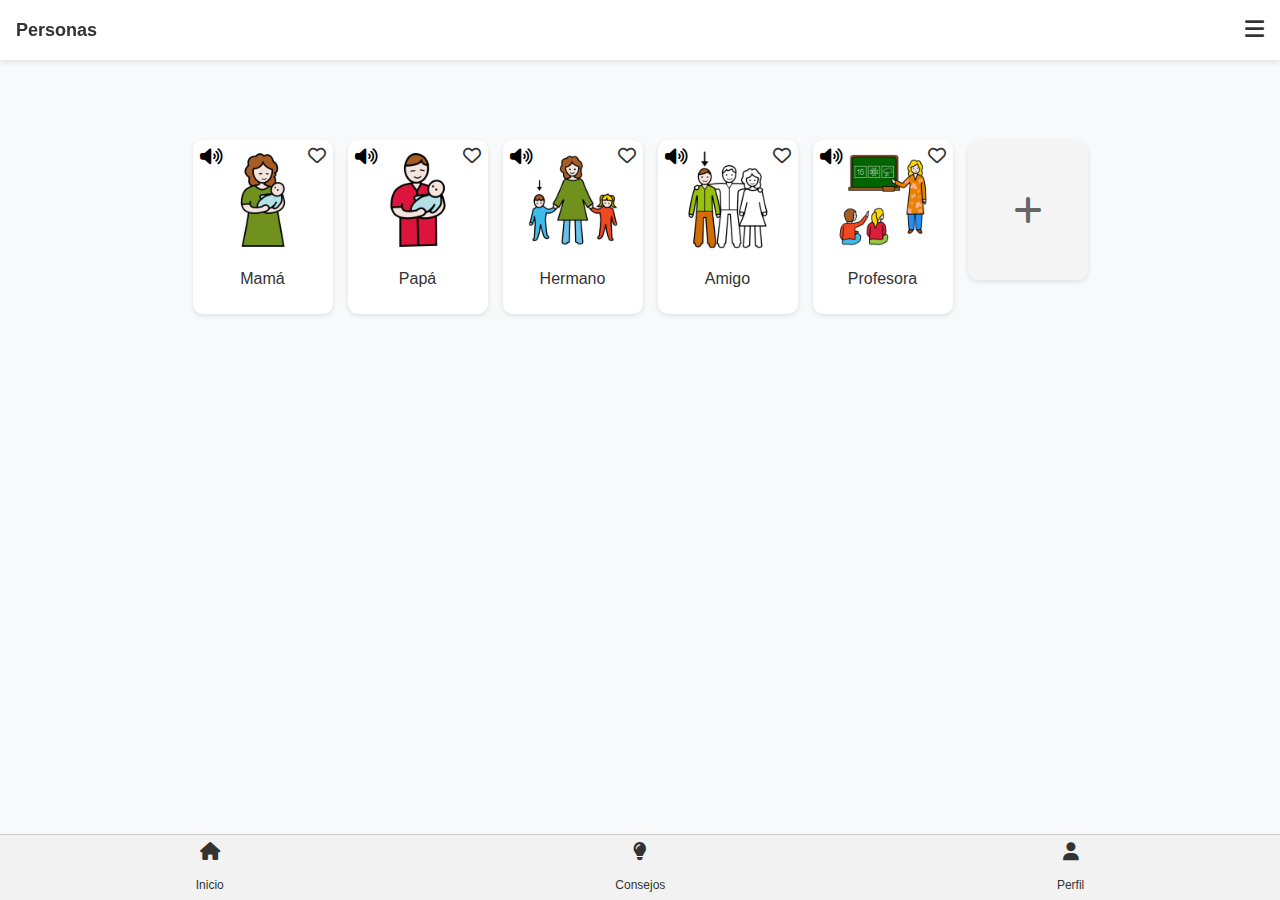
<file: pages/personas.html>
<!DOCTYPE html>
<html lang="es">
<head>
  <meta charset="UTF-8" />
  <title>Personas - TalenTea</title>
  <meta name="viewport" content="width=device-width, initial-scale=1" />
  <link rel="stylesheet" href="../css/style.css" />
  <link rel="stylesheet" href="https://cdnjs.cloudflare.com/ajax/libs/font-awesome/6.4.0/css/all.min.css" />
  <style>
    .favorito.fas { color: red; }
    .pictograma.add {
      cursor: pointer;
      display: flex;
      align-items: center;
      justify-content: center;
      background: #f5f5f5;
      border-radius: 10px;
      box-shadow: 0 2px 5px rgba(0,0,0,0.1);
      width: 120px;
      height: 140px;
      font-size: 2rem;
      color: #666;
      transition: background .2s;
    }
    .pictograma.add:hover { background: #e0e0e0; }
  </style>
</head>
<body>
  <!-- Topbar -->
  <div class="topbar">
    <h3>Personas</h3>
    <div class="menu-icon"><i class="fas fa-bars"></i></div>
  </div>

  <!-- Sidebar -->
  <div class="sidebar" id="sidebar">
    <ul class="sidebar-list">
      <li><a href="configuracion.html"><i class="fas fa-cog"></i> Configuración</a></li>
      <li><a href="favoritos.html"><i class="fas fa-star"></i> Favoritos</a></li>
      <li><a href="notificaciones.html"><i class="fas fa-bell"></i> Notificaciones</a></li>
      <li><a href="#"><i class="fas fa-lightbulb"></i> Guía rápida de uso</a></li>
    </ul>
    <div class="cerrar-sesion">
      <a href="#" id="cerrarSesionBtn"><i class="fas fa-sign-out-alt"></i> Cerrar sesión</a>
    </div>
  </div>

  <!-- Contenido -->
  <main class="container">
    <div id="pictogramas" class="pictogramas"></div>
  </main>

  <!-- Footer -->
  <footer class="footer-nav">
    <a href="menu.html"><i class="fas fa-home"></i><br />Inicio</a>
    <a href="consejos.html"><i class="fas fa-lightbulb"></i><br />Consejos</a>
    <a href="perfil.html"><i class="fas fa-user"></i><br />Perfil</a>
  </footer>

  <script>
    const sidebar   = document.getElementById('sidebar');
    const menuIcon  = document.querySelector('.menu-icon');
    const cerrarBtn = document.getElementById('cerrarSesionBtn');
    const container = document.getElementById('pictogramas');

    // Sidebar toggle
    menuIcon.addEventListener('click', e => {
      e.stopPropagation();
      sidebar.classList.toggle('active');
    });
    document.addEventListener('click', e => {
      if (!sidebar.contains(e.target) && !menuIcon.contains(e.target)) {
        sidebar.classList.remove('active');
      }
    });

    // Cerrar sesión
    cerrarBtn.addEventListener('click', e => {
      e.preventDefault();
      if (confirm("¿Deseas cerrar sesión?")) {
        localStorage.removeItem("usuarioActivo");
        window.location.href = "login.html";
      }
    });

    // Carga pictogramas
    document.addEventListener("DOMContentLoaded", () => {
      fetch("../js/data.json")
        .then(r => r.json())
        .then(data => {
          const originales = data.pictogramas.personas;
          const extras = JSON.parse(localStorage.getItem('extrasPersonas')) || [];
          const todos = originales.concat(extras);
          todos.forEach(renderPictograma);
          renderAddTile();
        });
    });

    function renderPictograma(item) {
      const div = document.createElement("div");
      div.classList.add("pictograma");
      const usuario = JSON.parse(localStorage.getItem("usuarioActivo")) || {};
      const favs = usuario.favoritos || [];
      const isFav = favs.includes(item.id);
      const src = item.imagenData || `../img/pictogramas/${item.imagen}`;
      div.innerHTML = `
        <div class="pic-box">
          <div class="pic-header">
            <button class="volumen" onclick="reproducirVoz('${item.nombre}')">
              <i class="fas fa-volume-up"></i>
            </button>
            <i class="favorito ${isFav ? 'fas' : 'far'} fa-heart"
               onclick="toggleFavorito(${item.id}, this)"></i>
          </div>
          <img src="${src}" alt="${item.nombre}" />
          <p>${item.nombre}</p>
        </div>
      `;
      container.appendChild(div);
    }

    function renderAddTile() {
      const div = document.createElement("div");
      div.classList.add("pictograma","add");
      div.innerHTML = `<i class="fas fa-plus"></i>`;
      const fileInput = document.createElement("input");
      fileInput.type = "file";
      fileInput.accept = "image/*";
      fileInput.style.display = "none";

      fileInput.addEventListener("change", e => {
        const file = e.target.files[0];
        if (!file) return;
        const reader = new FileReader();
        reader.onload = () => {
          const dataURL = reader.result;
          const nombre = prompt("Nombre del nuevo pictograma:");
          if (!nombre) return;
          const nuevo = { id: Date.now(), nombre, imagenData: dataURL };
          const extras = JSON.parse(localStorage.getItem('extrasPersonas')) || [];
          extras.push(nuevo);
          localStorage.setItem('extrasPersonas', JSON.stringify(extras));
          renderPictograma(nuevo);
        };
        reader.readAsDataURL(file);
      });

      document.body.appendChild(fileInput);
      div.addEventListener('click', () => fileInput.click());
      container.appendChild(div);
    }

    function toggleFavorito(id, iconEl) {
      let usuario = JSON.parse(localStorage.getItem("usuarioActivo"));
      if (!usuario) return alert("Inicia sesión primero.");
      usuario.favoritos = usuario.favoritos || [];
      const idx = usuario.favoritos.indexOf(id);
      if (idx === -1) usuario.favoritos.push(id);
      else            usuario.favoritos.splice(idx,1);
      localStorage.setItem("usuarioActivo", JSON.stringify(usuario));

      const usuarios = JSON.parse(localStorage.getItem("usuarios")) || [];
      const uIdx = usuarios.findIndex(u => u.email === usuario.email);
      if (uIdx > -1) {
        usuarios[uIdx].favoritos = usuario.favoritos;
        localStorage.setItem("usuarios", JSON.stringify(usuarios));
      }

      iconEl.classList.toggle('fas');
      iconEl.classList.toggle('far');
    }

    function reproducirVoz(texto) {
      const u = new SpeechSynthesisUtterance(texto);
      u.lang = "es-ES";
      u.rate = 0.9;
      speechSynthesis.speak(u);
    }
  </script>
</body>
</html>
</file>
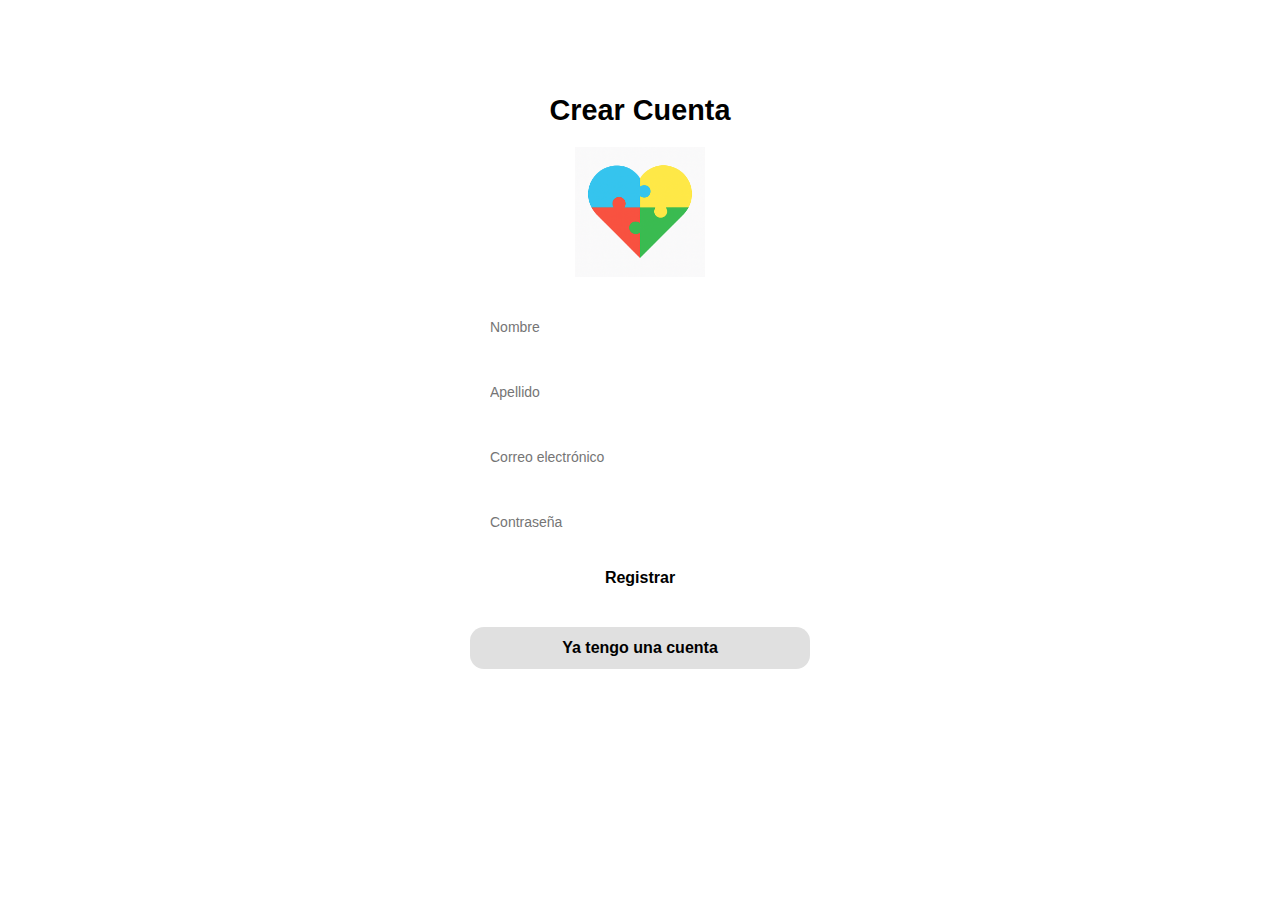
<file: pages/register.html>
<!DOCTYPE html>
<html lang="es">
<head>
  <meta charset="UTF-8">
  <title>Registro - TalenTea</title>
  <link rel="stylesheet" href="../css/style.css">
</head>
<body class="registro">

  <main class="container">
    <h2>Crear Cuenta</h2>
    <img src="../img/corazon.png" alt="Corazón" class="heart-logo">

    <form id="registerForm">
      <input type="text" id="nombre" placeholder="Nombre" required>
      <input type="text" id="apellido" placeholder="Apellido" required>
      <input type="email" id="email" placeholder="Correo electrónico" required>
      <input type="password" id="password" placeholder="Contraseña" required>
      <button type="submit">Registrar</button>
    </form>
    <br>
    <a href="login.html" class="btn">Ya tengo una cuenta</a>
  </main>


  <script>
    const form = document.getElementById('registerForm');
    form.addEventListener('submit', function (e) {
      e.preventDefault();
      const nuevoUsuario = {
        nombre: document.getElementById('nombre').value,
        apellido: document.getElementById('apellido').value,
        email: document.getElementById('email').value,
        password: document.getElementById('password').value
      };


      const usuarios = JSON.parse(localStorage.getItem('usuarios')) || [];
      usuarios.push(nuevoUsuario);
      localStorage.setItem('usuarios', JSON.stringify(usuarios));
      alert('Cuenta creada con éxito');
      window.location.href = 'login.html';
    });
  </script>
</body>
</html>
</file>
<file: css/style.css>
body {
  font-family: 'Segoe UI', sans-serif;
  margin: 0;
  padding: 0;
  background-color: #f8f9fa;
  color: #333;
  overflow-y: auto;
  padding-top: 70px;  /* Ajustado para que no tape las categorías */
  padding-bottom: 90px;
}

/* Nueva barra superior estilizada */
.topbar {
  position: fixed;
  top: 0;
  left: 0;
  right: 0;
  height: 60px;
  background: white;
  display: flex;
  justify-content: space-between;
  align-items: center;
  padding: 0 16px;
  box-shadow: 0 2px 6px rgba(0,0,0,0.1);
  z-index: 999;
}

.topbar h3 {
  margin: 0;
  font-size: 18px;
  font-weight: 600;
  color: #333;
}

.menu-icon {
  font-size: 22px;
  color: #333;
  cursor: pointer;
}

.container {
  text-align: center;
  padding: 40px 20px;
}

h1, h2, h3 {
  font-size: 1.8rem;
  margin-bottom: 20px;
}

/* Botones */
.btn {
  display: inline-block;
  margin: 10px;
  padding: 15px 25px;
  background-color: #66ccff;
  color: white;
  font-size: 1rem;
  text-decoration: none;
  border-radius: 8px;
  transition: background-color 0.3s ease;
}

.btn:hover {
  background-color: #55b7e6;
}

/* Formularios */
form {
  display: flex;
  flex-direction: column;
  align-items: center;
  margin-top: 20px;
}

form input {
  padding: 10px;
  margin: 10px 0;
  width: 80%;
  max-width: 300px;
  border: 1px solid #ccc;
  border-radius: 5px;
}

form button {
  padding: 10px 20px;
  background-color: #007BFF;
  color: white;
  border: none;
  border-radius: 6px;
  cursor: pointer;
}

form button:hover {
  background-color: #0056b3;
}

/* Pictogramas */
.pictogramas {
  display: flex;
  flex-wrap: wrap;
  justify-content: center;
  gap: 15px;
  margin-top: 30px;
}

.pictograma .pic-box {
  position: relative;
  background: white;
  border-radius: 10px;
  box-shadow: 0 2px 5px rgba(0,0,0,0.1);
  padding: 10px;
  width: 120px;
  text-align: center;
}

.pictograma img {
  width: 100px;
  height: 100px;
  object-fit: contain;
}

.pic-header {
  display: flex;
  justify-content: space-between;
  position: absolute;
  top: 5px;
  left: 5px;
  right: 5px;
}

.volumen, .favorito {
  background: none;
  border: none;
  font-size: 18px;
  cursor: pointer;
  padding: 2px;
}

/* Sidebar */
.sidebar {
  position: fixed;
  top: 0;
  right: -100%;
  width: 250px;
  height: 100%;
  background: #e0e0e0;
  box-shadow: -2px 0 6px rgba(0, 0, 0, 0.2);
  padding: 20px 15px 60px;
  transition: right 0.3s ease-in-out;
  z-index: 1000;
  display: flex;
  flex-direction: column;
  overflow-y: auto; /* Permite scroll */
}

.sidebar.active {
  right: 0;
}

.sidebar-list {
  list-style: none;
  padding: 0;
  margin: 0 0 60px 0; /* espacio para el botón cerrar sesión */
  flex-grow: 1; /* que la lista ocupe el máximo espacio */
  overflow-y: auto;
}

.sidebar-list li {
  margin-bottom: 20px;
}

.sidebar-list a {
  display: flex;
  align-items: center;
  font-size: 16px;
  text-decoration: none;
  color: #333;
  font-weight: 500;
}

.sidebar-list a i {
  margin-right: 12px;
  font-size: 18px;
}

.cerrar-sesion {
  position: fixed;
  bottom: 10px;
  width: 250px;
  padding: 10px 15px;
  background: #ccc;
  border-radius: 6px;
  box-shadow: 0 -2px 6px rgba(0,0,0,0.2);
  text-align: center;
  z-index: 1100;
}

.cerrar-sesion a {
  display: flex;
  align-items: center;
  justify-content: center;
  font-weight: 600;
  color: #000;
  font-size: 15px;
  text-decoration: none;
}

.cerrar-sesion a i {
  margin-right: 10px;
}

/* Categorías */
.categorias {
  display: grid;
  grid-template-columns: repeat(2, 1fr);
  gap: 20px;
  padding: 20px;
  max-width: 480px;
  margin: 0 auto;
}

.categoria {
  background: white;
  border-radius: 15px;
  padding: 10px;
  text-align: center;
  box-shadow: 0 2px 5px rgba(0,0,0,0.1);
  transition: transform 0.2s;
  text-decoration: none;
}

.categoria:hover {
  transform: scale(1.04);
}

.categoria img {
  width: 70px;
  height: 70px;
  margin-bottom: 5px;
}

.categoria span {
  display: block;
  font-size: 16px;
  color: #333;
  font-weight: 600;
  text-decoration: none;
}

/* Barra inferior */
.footer-nav {
  position: fixed;
  bottom: 0;
  width: 100%;
  background: #f2f2f2; /* gris clarito moderno */
  display: flex;
  justify-content: space-around;
  padding: 8px 0;
  border-top: 1px solid #ccc;
  z-index: 999;
}

.footer-nav a {
  color: #333;
  text-decoration: none;
  text-align: center;
  font-size: 12px;
}

.footer-nav i {
  font-size: 18px;
  display: block;
  margin-bottom: 3px;
}
/* Estilo fondo oscuro para login */
.dark-bg {
  background-color: #000;
  color: white;
}

.login-container {
  max-width: 350px;
  margin: auto;
  padding: 20px;
  text-align: center;
}

.logo-title {
  font-size: 28px;
  margin-bottom: 10px;
  font-weight: bold;
}

.blue-dot {
  color: #00bfff;
}

.heart-logo {
  width: 120px;
  margin: 10px 0 20px;
}

form {
  display: flex;
  flex-direction: column;
  align-items: center;
}

form label {
  align-self: flex-start;
  font-size: 14px;
  margin: 10px 0 5px;
}

form input {
  width: 100%;
  padding: 12px;
  margin-bottom: 15px;
  border-radius: 12px;
  border: none;
}

.forgot-link {
  font-size: 13px;
  color: white;
  margin-bottom: 15px;
  text-decoration: underline;
}

.btn.login-btn {
  background-color: white;
  color: black;
  border-radius: 14px;
  padding: 12px 20px;
  font-weight: bold;
  width: 100%;
}

.secondary-btn {
  margin-top: 10px;
  background-color: #ddd;
  color: black;
  padding: 12px 20px;
  border-radius: 14px;
  display: inline-block;
  font-weight: bold;
  text-decoration: none;
  width: 100%;
}

.or-text {
  margin: 10px 0;
  font-size: 13px;
}
.register-container {
  max-width: 350px;
  margin: auto;
  padding: 20px;
  text-align: center;
}

.register-container h1 {
  font-size: 26px;
  font-weight: bold;
  margin-bottom: 10px;
}

.heart-logo {
  width: 130px;
  margin: 15px 0;
}

.register-container form {
  display: flex;
  flex-direction: column;
  align-items: center;
}

.register-container form label {
  align-self: flex-start;
  font-size: 14px;
  margin: 10px 0 5px;
}

.register-container form input {
  width: 100%;
  padding: 12px;
  margin-bottom: 15px;
  border-radius: 12px;
  border: none;
}

.register-container .btn {
  background-color: black;
  color: white;
  border-radius: 14px;
  padding: 12px 20px;
  font-weight: bold;
  width: 100%;
}
/* Estilo solo para el index (pantalla de inicio) */
body.inicio {
  background-color: black;
  color: white;
  font-family: 'Segoe UI', sans-serif;
  text-align: center;
  padding-top: 50px;
}

.inicio .logo-title {
  font-size: 28px;
  font-weight: bold;
  margin-bottom: 10px;
}

.inicio .blue-dot {
  color: #00bfff;
}

.inicio .heart-logo {
  width: 130px;
  margin: 20px auto;
  display: block;
}

.inicio .botones {
  display: flex;
  flex-direction: column;
  align-items: center;
  gap: 15px;
  margin-top: 30px;
}

.inicio .botones .btn {
  background-color: white;
  color: black;
  padding: 12px 30px;
  border-radius: 14px;
  font-weight: bold;
  font-size: 16px;
  text-decoration: none;
  width: 220px;
}
/* ESTILOS PARA LA PANTALLA DE REGISTRO */
body.registro {
  background-color: white;
  color: black;
  font-family: 'Segoe UI', sans-serif;
  padding-top: 30px;
  text-align: center;
}

.registro h1 {
  font-size: 26px;
  font-weight: bold;
  margin-bottom: 10px;
}

.heart-logo {
  width: 130px;
  margin: 10px auto 20px;
  display: block;
}

form {
  display: flex;
  flex-direction: column;
  align-items: center;
  margin-top: 10px;
}

form label {
  align-self: flex-start;
  font-size: 14px;
  margin: 10px 0 5px;
  width: 80%;
  max-width: 300px;
}

form input {
  width: 80%;
  max-width: 300px;
  padding: 12px;
  margin-bottom: 15px;
  border-radius: 15px;
  border: 1px solid #ccc;
  font-size: 14px;
}

form button {
  width: 80%;
  max-width: 300px;
  background-color: black;
  color: white;
  border: none;
  border-radius: 14px;
  padding: 12px;
  font-weight: bold;
  font-size: 16px;
  cursor: pointer;
}

form button:hover {
  background-color: #333;
}
.heart-logo {
  width: 130px;
  margin: 20px auto;
  display: block;
}
a.btn {
  display: inline-block;
  background-color: #e0e0e0; /* gris claro */
  color: black;
  padding: 12px 20px;
  border-radius: 14px;
  font-weight: bold;
  font-size: 16px;
  text-decoration: none;
  width: 80%;
  max-width: 300px;
  margin-top: 10px;
}
.dark-bg {
  background-color: #000;
  color: white;
  font-family: 'Segoe UI', sans-serif;
  text-align: center;
  padding-top: 40px;
}

.logo-title {
  font-size: 28px;
  font-weight: bold;
  margin-bottom: 10px;
}

.blue-dot {
  color: #00bfff;
}

.heart-logo {
  width: 130px;
  margin: 20px auto;
  display: block;
}

form input {
  width: 80%;
  max-width: 300px;
  padding: 12px;
  margin-bottom: 15px;
  border-radius: 14px;
  border: none;
}

form button {
  width: 80%;
  max-width: 300px;
  background-color: white;
  color: black;
  border: none;
  border-radius: 14px;
  padding: 12px;
  font-weight: bold;
  font-size: 16px;
}

form button:hover {
  background-color: #ccc;
}

a.btn {
  display: inline-block;
  background-color: #e0e0e0;
  color: black;
  padding: 12px 20px;
  border-radius: 14px;
  font-weight: bold;
  font-size: 16px;
  text-decoration: none;
  width: 80%;
  max-width: 300px;
  margin-top: 10px;
}
</file>
